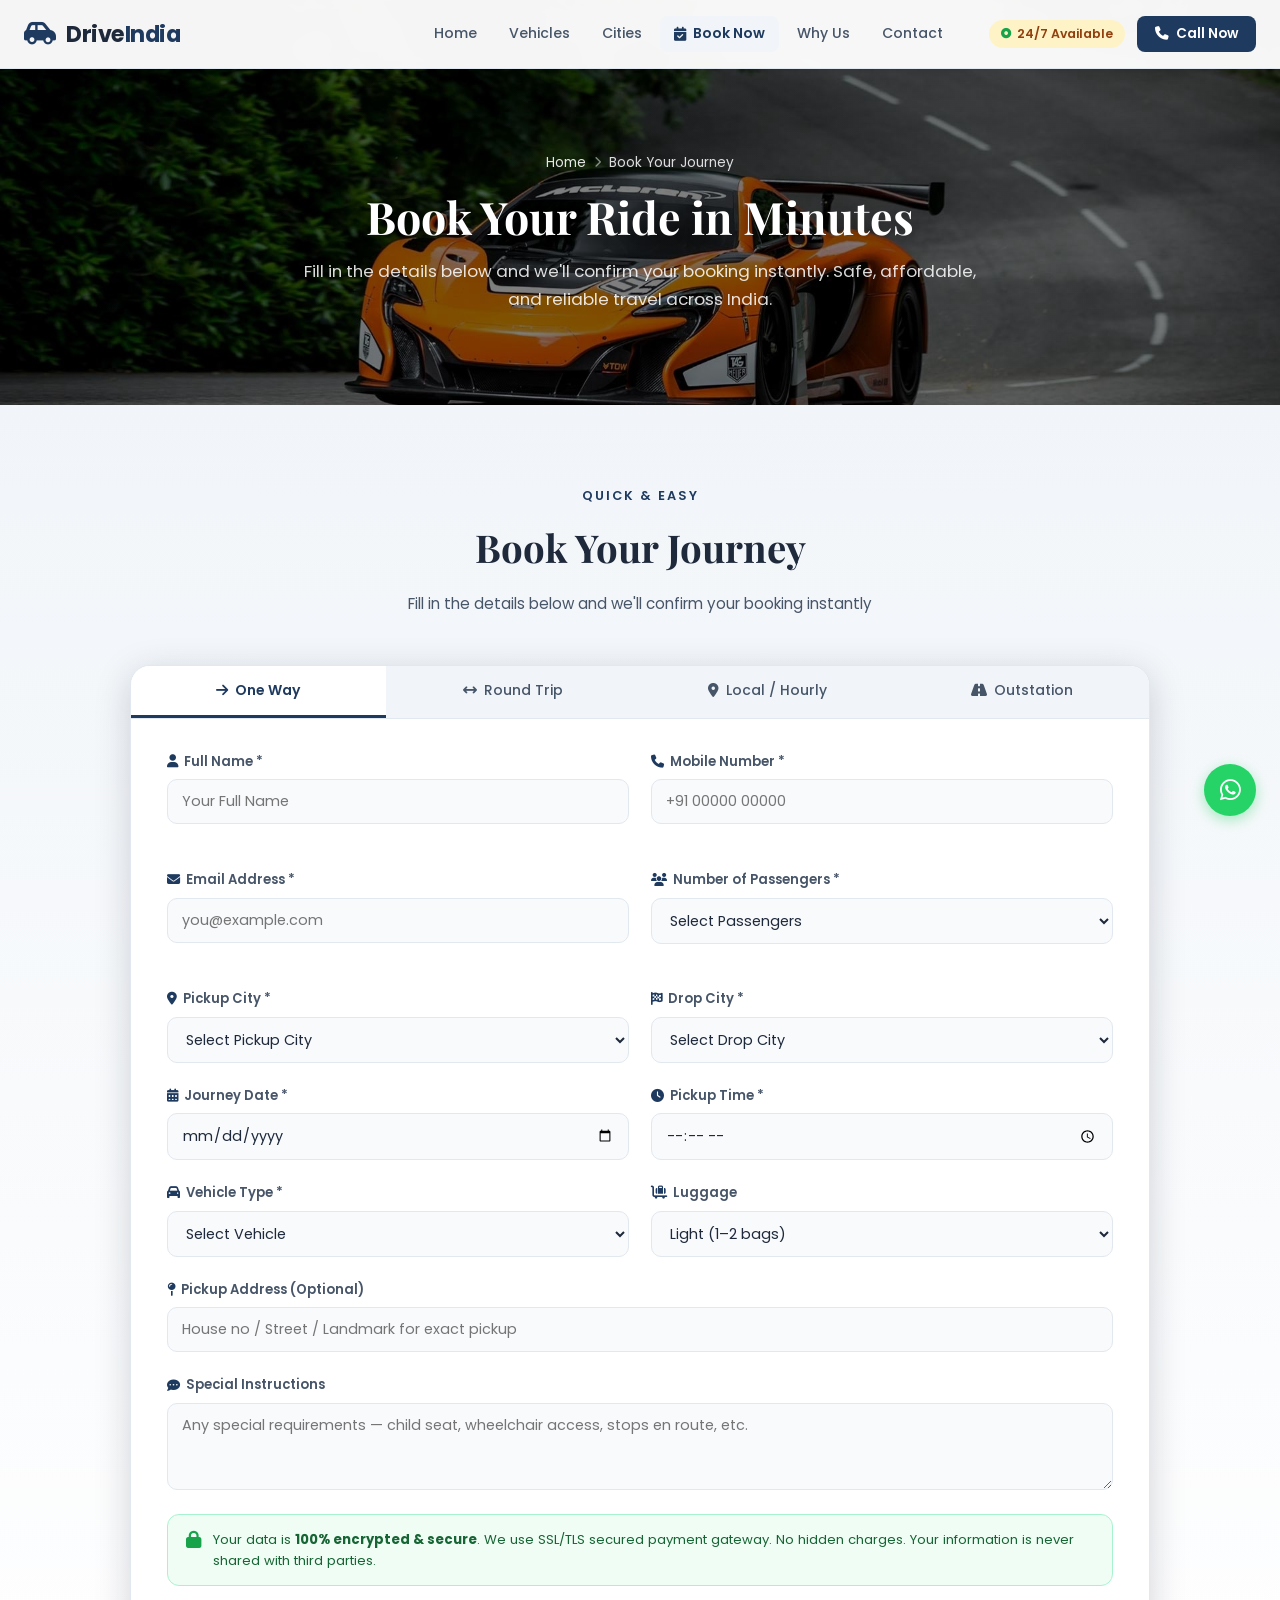
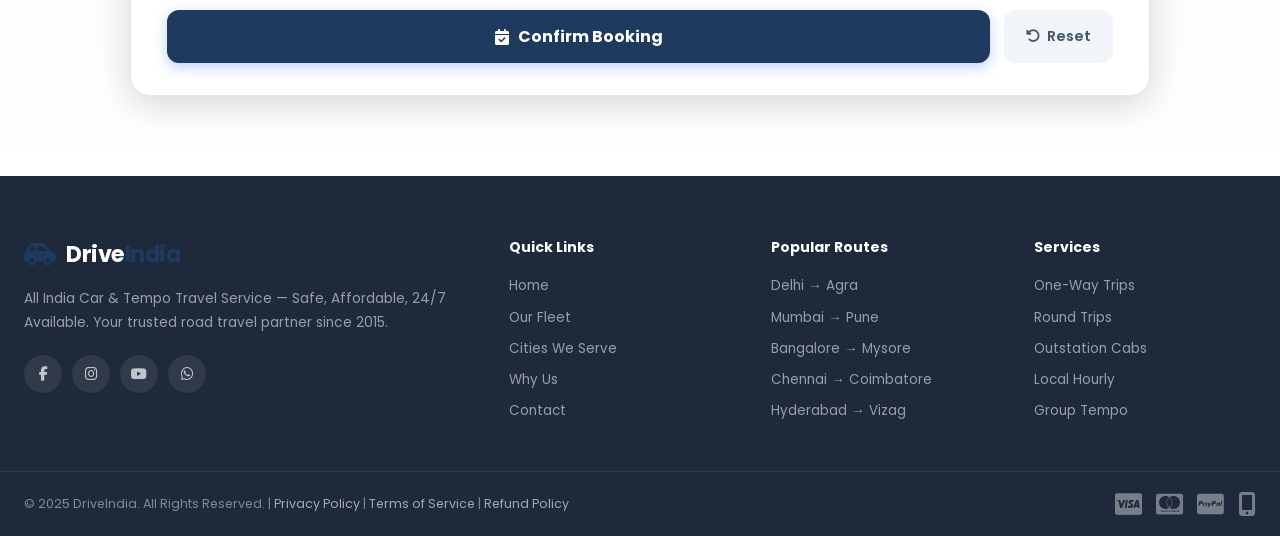
<file: booking.html>
<!DOCTYPE html>
<html lang="en">
<head>
  <meta charset="UTF-8" />
  <meta name="viewport" content="width=device-width, initial-scale=1.0"/>
  <title>Book Your Journey – DriveIndia Car & Tempo Travel Booking</title>
  <link rel="stylesheet" href="styles.css" />
  <link href="https://fonts.googleapis.com/css2?family=Poppins:wght@300;400;500;600;700&family=Playfair+Display:wght@700&display=swap" rel="stylesheet"/>
  <link rel="stylesheet" href="https://cdnjs.cloudflare.com/ajax/libs/font-awesome/6.5.0/css/all.min.css"/>
</head>
<body>

  <!-- ===== HEADER / NAVBAR ===== -->
  <header class="navbar" id="navbar">
    <div class="nav-container">
      <div class="logo">
        <i class="fas fa-car-side"></i>
        <span class="logo-text">Drive<span class="accent">India</span></span>
      </div>
      <nav class="nav-links" id="navLinks">
        <a href="index.html">Home</a>
        <a href="vehicles.html">Vehicles</a>
        <a href="cities.html">Cities</a>
        <a href="booking.html" class="nav-book-btn active-page"><i class="fas fa-calendar-check"></i> Book Now</a>
        <a href="whyuse.html">Why Us</a>
        <a href="contact.html">Contact</a>
      </nav>
      <div class="nav-right">
        <span class="badge-24"><i class="fas fa-circle-dot"></i> 24/7 Available</span>
        <button class="btn-call" onclick="window.location.href='tel:+919999999999'">
          <i class="fas fa-phone"></i> Call Now
        </button>
        <div class="hamburger" id="hamburger" onclick="toggleMenu()">
          <span></span><span></span><span></span>
        </div>
      </div>
    </div>
  </header>

  <!-- ===== PAGE HERO ===== -->
  <section class="page-hero" style="--hero-bg:url('images/cars%20background.jpg')">
    <div class="breadcrumb"><a href="index.html">Home</a><i class="fas fa-chevron-right"></i><span>Book Your Journey</span></div>
    <h1>Book Your Ride in Minutes</h1>
    <p>Fill in the details below and we'll confirm your booking instantly. Safe, affordable, and reliable travel across India.</p>
  </section>

  <!-- ===== BOOKING FORM ===== -->
  <section class="booking-section" id="booking">
    <div class="section-header">
      <p class="section-eyebrow">Quick & Easy</p>
      <h2>Book Your Journey</h2>
      <p class="section-sub">Fill in the details below and we'll confirm your booking instantly</p>
    </div>

    <div class="booking-card">
      <!-- Trip Type Tabs -->
      <div class="trip-tabs">
        <button class="trip-tab active" onclick="switchTab(this, 'one-way')"><i class="fas fa-arrow-right"></i> One Way</button>
        <button class="trip-tab" onclick="switchTab(this, 'round-trip')"><i class="fas fa-arrows-left-right"></i> Round Trip</button>
        <button class="trip-tab" onclick="switchTab(this, 'local')"><i class="fas fa-location-dot"></i> Local / Hourly</button>
        <button class="trip-tab" onclick="switchTab(this, 'outstation')"><i class="fas fa-road"></i> Outstation</button>
      </div>

      <form id="bookingForm" action="https://api.web3forms.com/submit" method="POST">
        <input type="hidden" name="access_key" value="e81637c7-0947-4250-a304-008b70c5d68b" />
        <div class="form-grid">
          <div class="form-group">
            <label><i class="fas fa-user"></i> Full Name *</label>
            <input type="text" id="fullName" name="name" placeholder="Your Full Name" required/>
            <span class="form-error" id="nameError"></span>
          </div>
          <div class="form-group">
            <label><i class="fas fa-phone"></i> Mobile Number *</label>
            <input type="tel" id="mobile" name="mobile" placeholder="+91 00000 00000" required maxlength="13"/>
            <span class="form-error" id="mobileError"></span>
          </div>
          <div class="form-group">
            <label><i class="fas fa-envelope"></i> Email Address *</label>
            <input type="email" id="email" name="email" placeholder="you@example.com" required/>
            <span class="form-error" id="emailError"></span>
          </div>
          <div class="form-group">
            <label><i class="fas fa-users"></i> Number of Passengers *</label>
            <select id="passengers" name="passengers" required>
              <option value="">Select Passengers</option>
              <option value="1">1 Passenger</option>
              <option value="2">2 Passengers</option>
              <option value="3">3 Passengers</option>
              <option value="4">4 Passengers</option>
              <option value="5-8">5–8 Passengers (Tempo)</option>
              <option value="9-12">9–12 Passengers (Tempo Traveller)</option>
              <option value="13-20">13–20 Passengers (Mini Bus)</option>
            </select>
          </div>
          <div class="form-group">
            <label><i class="fas fa-map-marker-alt"></i> Pickup City *</label>
            <select id="pickupCity" name="pickupCity" required onchange="updateDropCity()">
              <option value="">Select Pickup City</option>
              <!-- Filled by JS -->
            </select>
          </div>
          <div class="form-group">
            <label><i class="fas fa-flag-checkered"></i> Drop City *</label>
            <select id="dropCity" name="dropCity" required>
              <option value="">Select Drop City</option>
            </select>
          </div>
          <div class="form-group">
            <label><i class="fas fa-calendar-alt"></i> Journey Date *</label>
            <input type="date" id="journeyDate" name="journeyDate" required/>
          </div>
          <div class="form-group">
            <label><i class="fas fa-clock"></i> Pickup Time *</label>
            <input type="time" id="pickupTime" name="pickupTime" required/>
          </div>
          <div class="form-group">
            <label><i class="fas fa-car"></i> Vehicle Type *</label>
            <select id="vehicleType" name="vehicleType" required onchange="updateVehicleDetails()">
              <option value="">Select Vehicle</option>
              <option value="sedan">Sedan – Swift Dzire / Etios (4 Seater)</option>
              <option value="suv">SUV – Innova / Ertiga (6–7 Seater)</option>
              <option value="xuv">Premium SUV – Innova Crysta / XUV700</option>
              <option value="tempo-9">Tempo Traveller 9 Seater</option>
              <option value="tempo-12">Tempo Traveller 12 Seater</option>
              <option value="tempo-15">Tempo Traveller 15 Seater</option>
              <option value="minibus">Mini Bus – 20 Seater</option>
            </select>
          </div>
          <div class="form-group">
            <label><i class="fas fa-luggage-cart"></i> Luggage</label>
            <select id="luggage" name="luggage">
              <option value="light">Light (1–2 bags)</option>
              <option value="medium">Medium (3–4 bags)</option>
              <option value="heavy">Heavy / Extra Large</option>
            </select>
          </div>
          <div class="form-group full-width">
            <label><i class="fas fa-map-pin"></i> Pickup Address (Optional)</label>
            <input type="text" id="pickupAddress" name="pickupAddress" placeholder="House no / Street / Landmark for exact pickup"/>
          </div>
          <div class="form-group full-width">
            <label><i class="fas fa-comment-dots"></i> Special Instructions</label>
            <textarea id="specialInstructions" name="specialInstructions" placeholder="Any special requirements — child seat, wheelchair access, stops en route, etc." rows="3"></textarea>
          </div>
        </div>

        <!-- Price Estimator -->
        <div class="price-estimator" id="priceEstimator" style="display:none;">
          <div class="price-box">
            <div class="price-label">Estimated Fare</div>
            <div class="price-amount" id="estimatedPrice">₹ 0</div>
            <div class="price-note">* Final fare confirmed on booking. Toll & parking extra.</div>
          </div>
          <div class="vehicle-info" id="vehicleInfo"></div>
        </div>

        <!-- Security Notice -->
        <div class="security-notice">
          <i class="fas fa-lock"></i>
          <p>Your data is <strong>100% encrypted & secure</strong>. We use SSL/TLS secured payment gateway. No hidden charges. Your information is never shared with third parties.</p>
        </div>

        <div class="form-actions">
          <button type="submit" class="btn-book" id="bookBtn">
            <i class="fas fa-calendar-check"></i> Confirm Booking
          </button>
          <button type="button" class="btn-reset" onclick="resetForm()">
            <i class="fas fa-rotate-left"></i> Reset
          </button>
        </div>
      </form>
    </div>
  </section>

  <!-- ===== SUCCESS MODAL ===== -->
  <div class="modal-overlay" id="successModal">
    <div class="modal-box">
      <div class="modal-icon"><i class="fas fa-circle-check"></i></div>
      <h3>Booking Confirmed!</h3>
      <p>Thank you! Your booking request has been received. Our team will call you within <strong>15 minutes</strong> to confirm your ride details.</p>
      <div class="modal-ref">Booking Ref: <strong id="bookingRef"></strong></div>
      <div class="modal-actions">
        <button onclick="closeModal()" class="btn-primary">Done</button>
        <button onclick="window.location.href='tel:+919999999999'" class="btn-outline"><i class="fas fa-phone"></i> Call Support</button>
      </div>
    </div>
  </div>

  <!-- ===== FOOTER ===== -->
  <footer class="footer">
    <div class="footer-top">
      <div class="footer-brand">
        <div class="logo"><i class="fas fa-car-side"></i> <span class="logo-text">Drive<span class="accent">India</span></span></div>
        <p>All India Car & Tempo Travel Service — Safe, Affordable, 24/7 Available. Your trusted road travel partner since 2015.</p>
        <div class="social-links">
          <a href="#"><i class="fab fa-facebook-f"></i></a>
          <a href="#"><i class="fab fa-instagram"></i></a>
          <a href="#"><i class="fab fa-youtube"></i></a>
          <a href="#"><i class="fab fa-whatsapp"></i></a>
        </div>
      </div>
      <div class="footer-links">
        <h4>Quick Links</h4>
        <a href="index.html">Home</a>
        <a href="vehicles.html">Our Fleet</a>
        <a href="cities.html">Cities We Serve</a>
        <a href="whyuse.html">Why Us</a>
        <a href="contact.html">Contact</a>
      </div>
      <div class="footer-links">
        <h4>Popular Routes</h4>
        <a href="booking.html">Delhi → Agra</a>
        <a href="booking.html">Mumbai → Pune</a>
        <a href="booking.html">Bangalore → Mysore</a>
        <a href="booking.html">Chennai → Coimbatore</a>
        <a href="booking.html">Hyderabad → Vizag</a>
      </div>
      <div class="footer-links">
        <h4>Services</h4>
        <a href="booking.html">One-Way Trips</a>
        <a href="booking.html">Round Trips</a>
        <a href="booking.html">Outstation Cabs</a>
        <a href="booking.html">Local Hourly</a>
        <a href="booking.html">Group Tempo</a>
      </div>
    </div>
    <div class="footer-bottom">
      <p>© 2025 DriveIndia. All Rights Reserved. | <a href="#">Privacy Policy</a> | <a href="#">Terms of Service</a> | <a href="#">Refund Policy</a></p>
      <div class="payment-icons">
        <i class="fab fa-cc-visa"></i>
        <i class="fab fa-cc-mastercard"></i>
        <i class="fab fa-cc-paypal"></i>
        <i class="fas fa-mobile-alt"></i>
      </div>
    </div>
  </footer>

  <!-- ===== FLOATING ELEMENTS ===== -->
  <a href="https://wa.me/919999999999" class="whatsapp-float" target="_blank">
    <i class="fab fa-whatsapp"></i>
  </a>
  <button class="scroll-top" id="scrollTop" onclick="scrollToTop()">
    <i class="fas fa-chevron-up"></i>
  </button>

  <script src="script.js"></script>
</body>
</html>
</file>
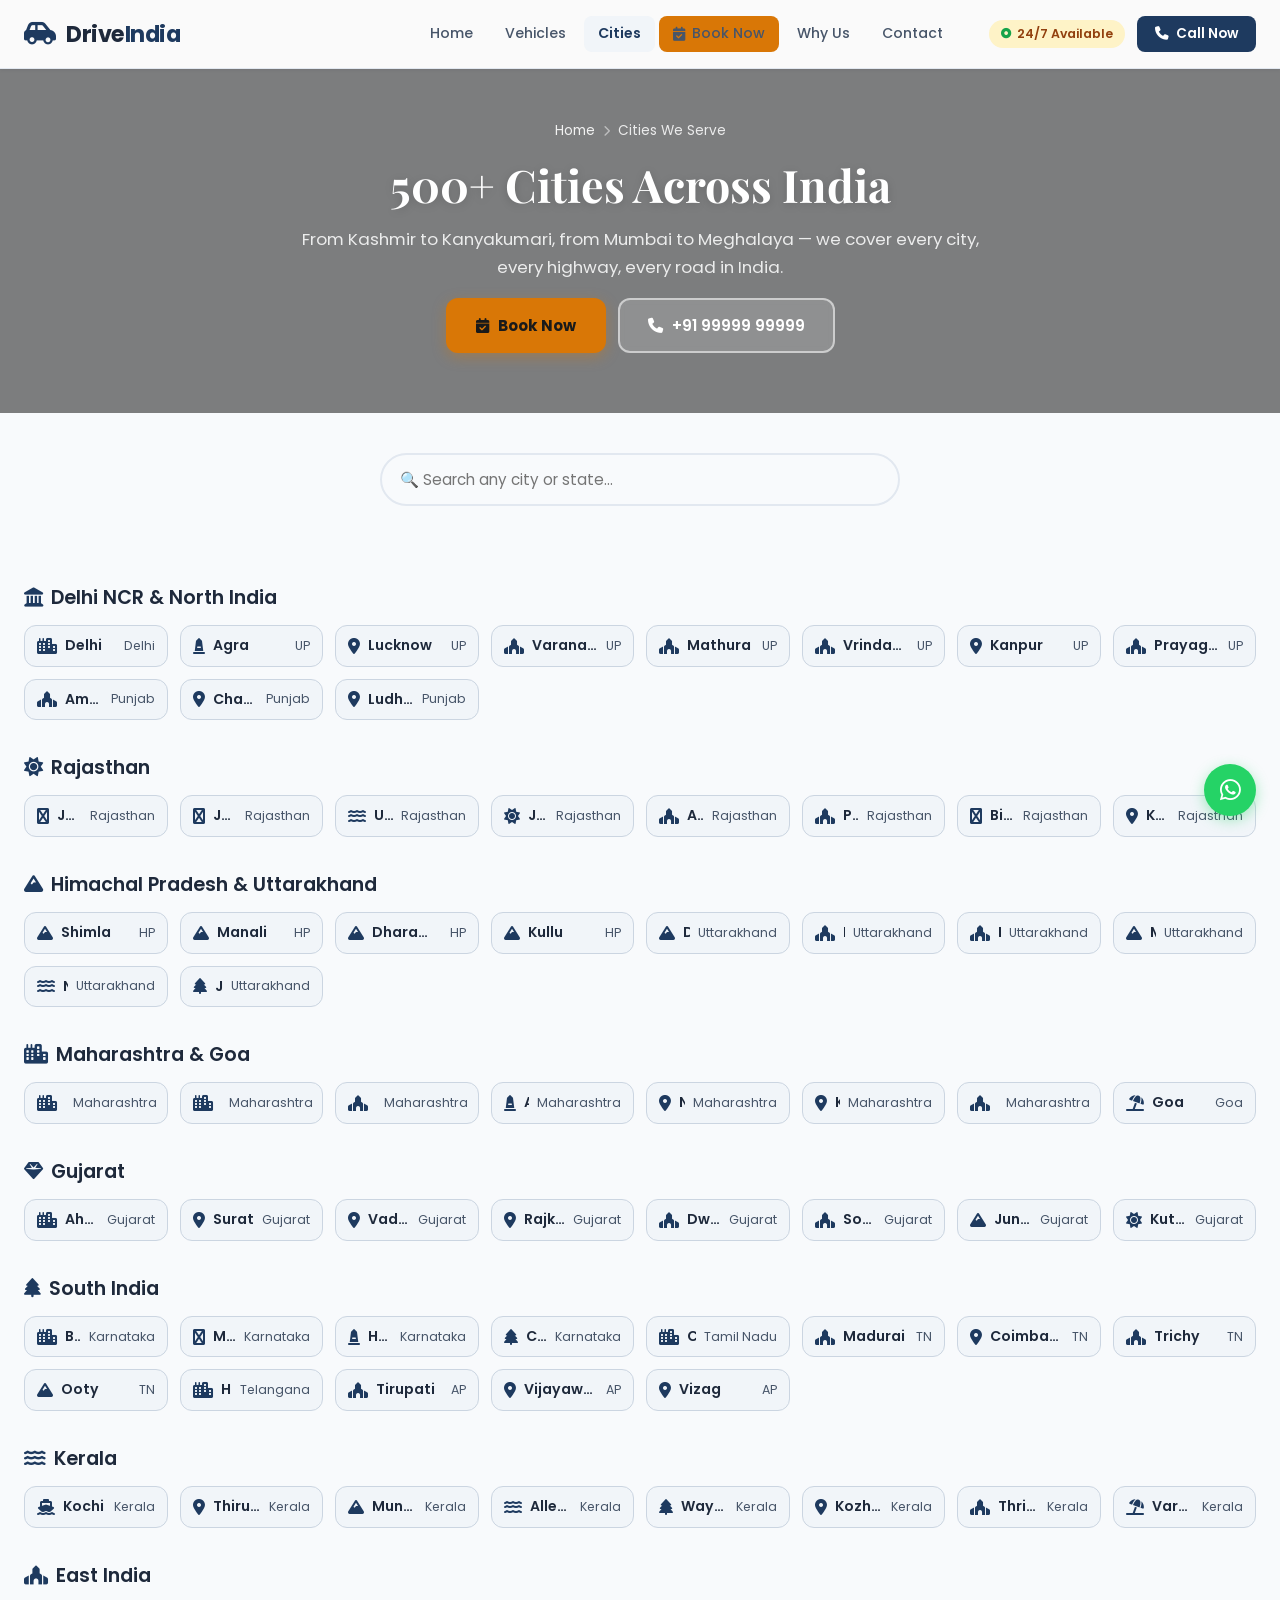
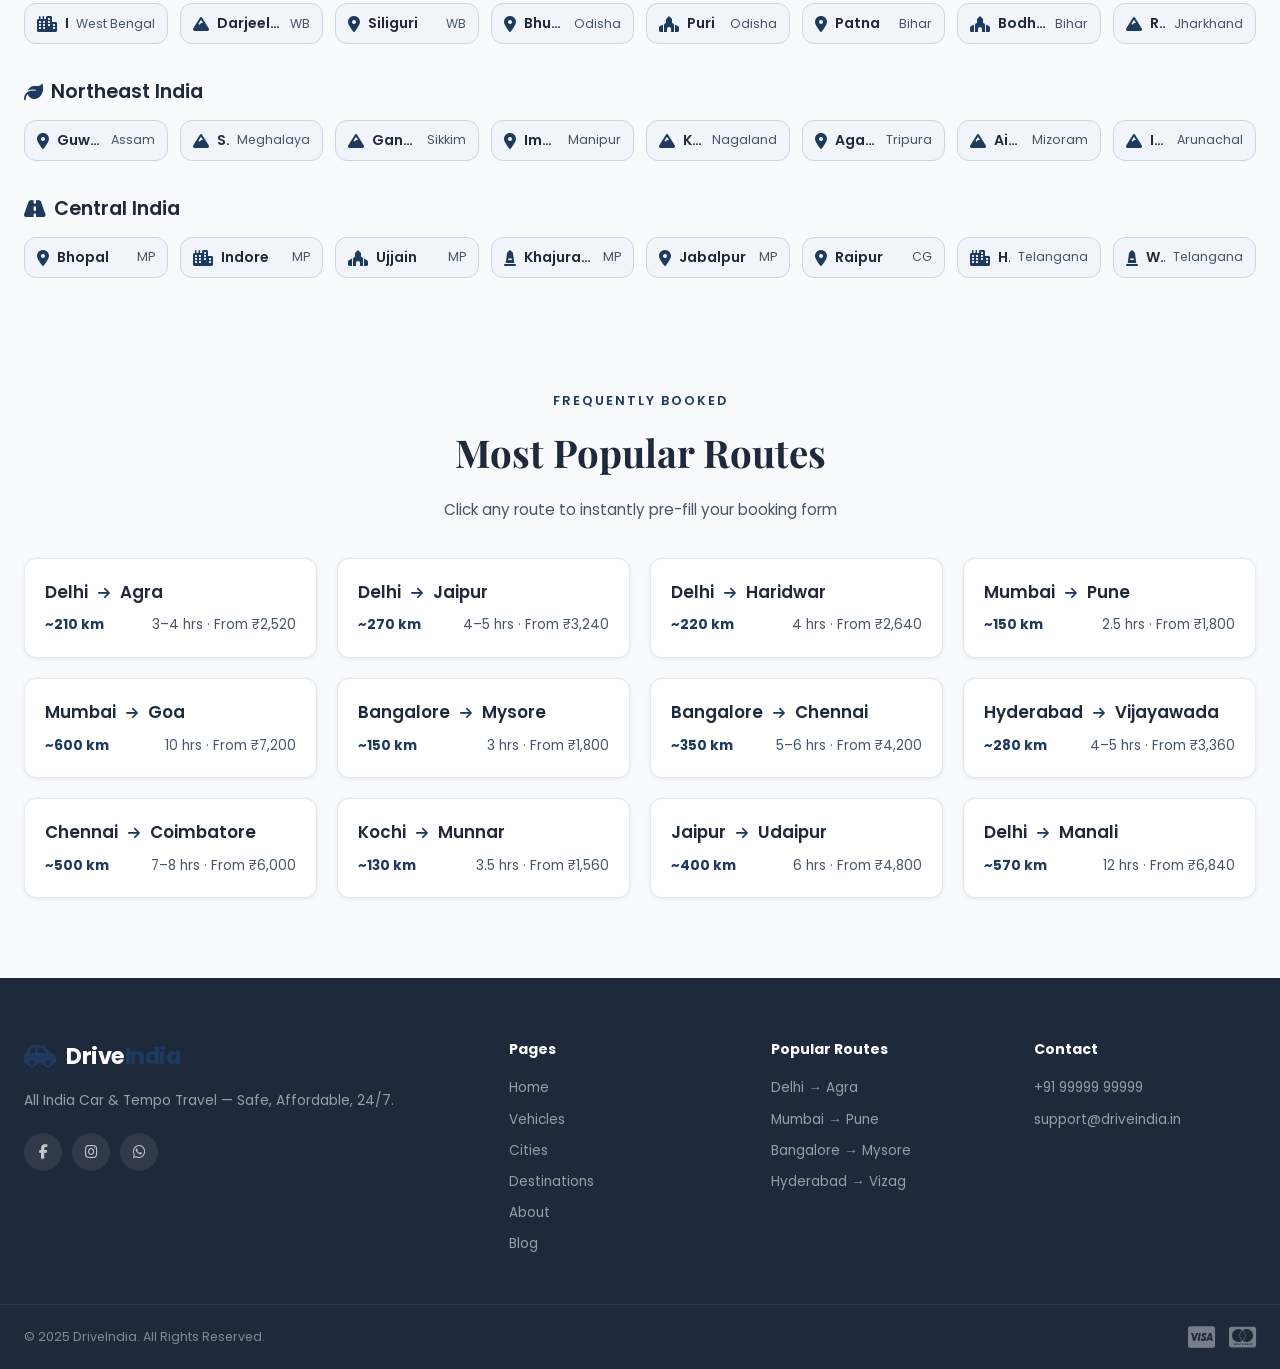
<file: cities.html>
<!DOCTYPE html>
<html lang="en">
<head>
  <meta charset="UTF-8"/>
  <meta name="viewport" content="width=device-width, initial-scale=1.0"/>
  <title>Cities We Serve – DriveIndia All India Coverage</title>
  <link rel="stylesheet" href="styles.css"/>
  <link href="https://fonts.googleapis.com/css2?family=Poppins:wght@300;400;500;600;700&family=Playfair+Display:wght@700&display=swap" rel="stylesheet"/>
  <link rel="stylesheet" href="https://cdnjs.cloudflare.com/ajax/libs/font-awesome/6.5.0/css/all.min.css"/>
</head>
<body>

  <header class="navbar" id="navbar">
    <div class="nav-container">
      <a href="index.html" class="logo">
        <i class="fas fa-car-side"></i>
        <span class="logo-text">Drive<span class="accent">India</span></span>
      </a>
      <nav class="nav-links" id="navLinks">
        <a href="index.html">Home</a>
        <a href="vehicles.html">Vehicles</a>
        <a href="cities.html" class="active-page">Cities</a>
        <a href="booking.html" class="nav-book-btn"><i class="fas fa-calendar-check"></i> Book Now</a>
        <a href="whyuse.html">Why Us</a>
        <a href="contact.html">Contact</a>
      </nav>
      <div class="nav-right">
        <span class="badge-24"><i class="fas fa-circle-dot"></i> 24/7 Available</span>
        <button class="btn-call" onclick="window.location.href='tel:+919999999999'"><i class="fas fa-phone"></i> Call Now</button>
        <div class="hamburger" id="hamburger" onclick="toggleMenu()"><span></span><span></span><span></span></div>
      </div>
    </div>
  </header>

  <!-- PAGE HERO -->
  <section class="page-hero" style="--hero-bg:url('https://images.unsplash.com/photo-1603584173870-7f23fdae1b7a?q=80&w=1600&auto=format&fit=crop')">
    <div class="breadcrumb"><a href="index.html">Home</a><i class="fas fa-chevron-right"></i><span>Cities We Serve</span></div>
    <h1>500+ Cities Across India</h1>
    <p>From Kashmir to Kanyakumari, from Mumbai to Meghalaya — we cover every city, every highway, every road in India.</p>
    <div style="display:flex;gap:12px;justify-content:center;margin-top:16px;flex-wrap:wrap">
      <a href="booking.html" class="btn-primary"><i class="fas fa-calendar-check"></i> Book Now</a>
      <a href="tel:+919999999999" class="btn-outline"><i class="fas fa-phone"></i> +91 99999 99999</a>
    </div>
  </section>

  <!-- SEARCH BAR -->
  <section style="padding:40px 24px 0;background:var(--offwhite)">
    <div class="cities-search" style="max-width:520px">
      <input type="text" id="citySearch" placeholder="🔍 Search any city or state..." oninput="filterPageCities()"/>
    </div>
  </section>

  <!-- CITIES BY STATE -->
  <section class="cities-page-section" id="citiesContent">

    <div class="state-group">
      <div class="state-heading"><i class="fas fa-landmark"></i> Delhi NCR & North India</div>
      <div class="state-grid" id="north-grid"></div>
    </div>

    <div class="state-group">
      <div class="state-heading"><i class="fas fa-sun"></i> Rajasthan</div>
      <div class="state-grid" id="rajasthan-grid"></div>
    </div>

    <div class="state-group">
      <div class="state-heading"><i class="fas fa-mountain"></i> Himachal Pradesh & Uttarakhand</div>
      <div class="state-grid" id="hills-grid"></div>
    </div>

    <div class="state-group">
      <div class="state-heading"><i class="fas fa-city"></i> Maharashtra & Goa</div>
      <div class="state-grid" id="west-grid"></div>
    </div>

    <div class="state-group">
      <div class="state-heading"><i class="fas fa-gem"></i> Gujarat</div>
      <div class="state-grid" id="gujarat-grid"></div>
    </div>

    <div class="state-group">
      <div class="state-heading"><i class="fas fa-tree"></i> South India</div>
      <div class="state-grid" id="south-grid"></div>
    </div>

    <div class="state-group">
      <div class="state-heading"><i class="fas fa-water"></i> Kerala</div>
      <div class="state-grid" id="kerala-grid"></div>
    </div>

    <div class="state-group">
      <div class="state-heading"><i class="fas fa-place-of-worship"></i> East India</div>
      <div class="state-grid" id="east-grid"></div>
    </div>

    <div class="state-group">
      <div class="state-heading"><i class="fas fa-leaf"></i> Northeast India</div>
      <div class="state-grid" id="northeast-grid"></div>
    </div>

    <div class="state-group">
      <div class="state-heading"><i class="fas fa-road"></i> Central India</div>
      <div class="state-grid" id="central-grid"></div>
    </div>

  </section>

  <!-- POPULAR ROUTES -->
  <section class="popular-routes-section">
    <div class="section-header" style="margin-bottom:36px">
      <p class="section-eyebrow">Frequently Booked</p>
      <h2>Most Popular Routes</h2>
      <p class="section-sub">Click any route to instantly pre-fill your booking form</p>
    </div>
    <div class="routes-grid">
      <div class="route-card" onclick="bookRoute('Delhi','Agra')"><div class="route-cities">Delhi <span class="route-arrow"><i class="fas fa-arrow-right"></i></span> Agra</div><div class="route-info"><strong>~210 km</strong>3–4 hrs · From ₹2,520</div></div>
      <div class="route-card" onclick="bookRoute('Delhi','Jaipur')"><div class="route-cities">Delhi <span class="route-arrow"><i class="fas fa-arrow-right"></i></span> Jaipur</div><div class="route-info"><strong>~270 km</strong>4–5 hrs · From ₹3,240</div></div>
      <div class="route-card" onclick="bookRoute('Delhi','Haridwar')"><div class="route-cities">Delhi <span class="route-arrow"><i class="fas fa-arrow-right"></i></span> Haridwar</div><div class="route-info"><strong>~220 km</strong>4 hrs · From ₹2,640</div></div>
      <div class="route-card" onclick="bookRoute('Mumbai','Pune')"><div class="route-cities">Mumbai <span class="route-arrow"><i class="fas fa-arrow-right"></i></span> Pune</div><div class="route-info"><strong>~150 km</strong>2.5 hrs · From ₹1,800</div></div>
      <div class="route-card" onclick="bookRoute('Mumbai','Goa')"><div class="route-cities">Mumbai <span class="route-arrow"><i class="fas fa-arrow-right"></i></span> Goa</div><div class="route-info"><strong>~600 km</strong>10 hrs · From ₹7,200</div></div>
      <div class="route-card" onclick="bookRoute('Bangalore','Mysore')"><div class="route-cities">Bangalore <span class="route-arrow"><i class="fas fa-arrow-right"></i></span> Mysore</div><div class="route-info"><strong>~150 km</strong>3 hrs · From ₹1,800</div></div>
      <div class="route-card" onclick="bookRoute('Bangalore','Chennai')"><div class="route-cities">Bangalore <span class="route-arrow"><i class="fas fa-arrow-right"></i></span> Chennai</div><div class="route-info"><strong>~350 km</strong>5–6 hrs · From ₹4,200</div></div>
      <div class="route-card" onclick="bookRoute('Hyderabad','Vijayawada')"><div class="route-cities">Hyderabad <span class="route-arrow"><i class="fas fa-arrow-right"></i></span> Vijayawada</div><div class="route-info"><strong>~280 km</strong>4–5 hrs · From ₹3,360</div></div>
      <div class="route-card" onclick="bookRoute('Chennai','Coimbatore')"><div class="route-cities">Chennai <span class="route-arrow"><i class="fas fa-arrow-right"></i></span> Coimbatore</div><div class="route-info"><strong>~500 km</strong>7–8 hrs · From ₹6,000</div></div>
      <div class="route-card" onclick="bookRoute('Kochi','Munnar')"><div class="route-cities">Kochi <span class="route-arrow"><i class="fas fa-arrow-right"></i></span> Munnar</div><div class="route-info"><strong>~130 km</strong>3.5 hrs · From ₹1,560</div></div>
      <div class="route-card" onclick="bookRoute('Jaipur','Udaipur')"><div class="route-cities">Jaipur <span class="route-arrow"><i class="fas fa-arrow-right"></i></span> Udaipur</div><div class="route-info"><strong>~400 km</strong>6 hrs · From ₹4,800</div></div>
      <div class="route-card" onclick="bookRoute('Delhi','Manali')"><div class="route-cities">Delhi <span class="route-arrow"><i class="fas fa-arrow-right"></i></span> Manali</div><div class="route-info"><strong>~570 km</strong>12 hrs · From ₹6,840</div></div>
    </div>
  </section>

  <!-- FOOTER -->
  <footer class="footer">
    <div class="footer-top">
      <div class="footer-brand">
        <div class="logo"><i class="fas fa-car-side"></i> <span class="logo-text">Drive<span class="accent">India</span></span></div>
        <p>All India Car & Tempo Travel — Safe, Affordable, 24/7.</p>
        <div class="social-links"><a href="#"><i class="fab fa-facebook-f"></i></a><a href="#"><i class="fab fa-instagram"></i></a><a href="#"><i class="fab fa-whatsapp"></i></a></div>
      </div>
      <div class="footer-links"><h4>Pages</h4><a href="index.html">Home</a><a href="vehicles.html">Vehicles</a><a href="cities.html">Cities</a><a href="destinations.html">Destinations</a><a href="about.html">About</a><a href="blog.html">Blog</a></div>
      <div class="footer-links"><h4>Popular Routes</h4><a href="index.html#booking">Delhi → Agra</a><a href="index.html#booking">Mumbai → Pune</a><a href="index.html#booking">Bangalore → Mysore</a><a href="index.html#booking">Hyderabad → Vizag</a></div>
      <div class="footer-links"><h4>Contact</h4><a href="tel:+919999999999">+91 99999 99999</a><a href="mailto:support@driveindia.in">support@driveindia.in</a></div>
    </div>
    <div class="footer-bottom">
      <p>© 2025 DriveIndia. All Rights Reserved.</p>
      <div class="payment-icons"><i class="fab fa-cc-visa"></i><i class="fab fa-cc-mastercard"></i></div>
    </div>
  </footer>

  <a href="https://wa.me/919999999999" class="whatsapp-float" target="_blank"><i class="fab fa-whatsapp"></i></a>
  <button class="scroll-top" id="scrollTop" onclick="scrollToTop()"><i class="fas fa-chevron-up"></i></button>
  <script src="script.js"></script>
  <script>
    const stateGroups = {
      'north-grid': [
        {name:'Delhi',state:'Delhi',icon:'fa-city'},{name:'Agra',state:'UP',icon:'fa-monument'},{name:'Lucknow',state:'UP',icon:'fa-map-marker-alt'},{name:'Varanasi',state:'UP',icon:'fa-place-of-worship'},{name:'Mathura',state:'UP',icon:'fa-place-of-worship'},{name:'Vrindavan',state:'UP',icon:'fa-place-of-worship'},{name:'Kanpur',state:'UP',icon:'fa-map-marker-alt'},{name:'Prayagraj',state:'UP',icon:'fa-place-of-worship'},{name:'Amritsar',state:'Punjab',icon:'fa-place-of-worship'},{name:'Chandigarh',state:'Punjab',icon:'fa-map-marker-alt'},{name:'Ludhiana',state:'Punjab',icon:'fa-map-marker-alt'}
      ],
      'rajasthan-grid': [
        {name:'Jaipur',state:'Rajasthan',icon:'fa-fort-awesome'},{name:'Jodhpur',state:'Rajasthan',icon:'fa-fort-awesome'},{name:'Udaipur',state:'Rajasthan',icon:'fa-water'},{name:'Jaisalmer',state:'Rajasthan',icon:'fa-sun'},{name:'Ajmer',state:'Rajasthan',icon:'fa-place-of-worship'},{name:'Pushkar',state:'Rajasthan',icon:'fa-place-of-worship'},{name:'Bikaner',state:'Rajasthan',icon:'fa-fort-awesome'},{name:'Kota',state:'Rajasthan',icon:'fa-map-marker-alt'}
      ],
      'hills-grid': [
        {name:'Shimla',state:'HP',icon:'fa-mountain'},{name:'Manali',state:'HP',icon:'fa-mountain'},{name:'Dharamshala',state:'HP',icon:'fa-mountain'},{name:'Kullu',state:'HP',icon:'fa-mountain'},{name:'Dehradun',state:'Uttarakhand',icon:'fa-mountain'},{name:'Haridwar',state:'Uttarakhand',icon:'fa-place-of-worship'},{name:'Rishikesh',state:'Uttarakhand',icon:'fa-place-of-worship'},{name:'Mussoorie',state:'Uttarakhand',icon:'fa-mountain'},{name:'Nainital',state:'Uttarakhand',icon:'fa-water'},{name:'Jim Corbett',state:'Uttarakhand',icon:'fa-tree'}
      ],
      'west-grid': [
        {name:'Mumbai',state:'Maharashtra',icon:'fa-city'},{name:'Pune',state:'Maharashtra',icon:'fa-city'},{name:'Nashik',state:'Maharashtra',icon:'fa-place-of-worship'},{name:'Aurangabad',state:'Maharashtra',icon:'fa-monument'},{name:'Nagpur',state:'Maharashtra',icon:'fa-map-marker-alt'},{name:'Kolhapur',state:'Maharashtra',icon:'fa-map-marker-alt'},{name:'Shirdi',state:'Maharashtra',icon:'fa-place-of-worship'},{name:'Goa',state:'Goa',icon:'fa-umbrella-beach'}
      ],
      'gujarat-grid': [
        {name:'Ahmedabad',state:'Gujarat',icon:'fa-city'},{name:'Surat',state:'Gujarat',icon:'fa-map-marker-alt'},{name:'Vadodara',state:'Gujarat',icon:'fa-map-marker-alt'},{name:'Rajkot',state:'Gujarat',icon:'fa-map-marker-alt'},{name:'Dwarka',state:'Gujarat',icon:'fa-place-of-worship'},{name:'Somnath',state:'Gujarat',icon:'fa-place-of-worship'},{name:'Junagadh',state:'Gujarat',icon:'fa-mountain'},{name:'Kutch',state:'Gujarat',icon:'fa-sun'}
      ],
      'south-grid': [
        {name:'Bangalore',state:'Karnataka',icon:'fa-city'},{name:'Mysore',state:'Karnataka',icon:'fa-fort-awesome'},{name:'Hampi',state:'Karnataka',icon:'fa-monument'},{name:'Coorg',state:'Karnataka',icon:'fa-tree'},{name:'Chennai',state:'Tamil Nadu',icon:'fa-city'},{name:'Madurai',state:'TN',icon:'fa-place-of-worship'},{name:'Coimbatore',state:'TN',icon:'fa-map-marker-alt'},{name:'Trichy',state:'TN',icon:'fa-place-of-worship'},{name:'Ooty',state:'TN',icon:'fa-mountain'},{name:'Hyderabad',state:'Telangana',icon:'fa-city'},{name:'Tirupati',state:'AP',icon:'fa-place-of-worship'},{name:'Vijayawada',state:'AP',icon:'fa-map-marker-alt'},{name:'Vizag',state:'AP',icon:'fa-map-marker-alt'}
      ],
      'kerala-grid': [
        {name:'Kochi',state:'Kerala',icon:'fa-ship'},{name:'Thiruvananthapuram',state:'Kerala',icon:'fa-map-marker-alt'},{name:'Munnar',state:'Kerala',icon:'fa-mountain'},{name:'Alleppey',state:'Kerala',icon:'fa-water'},{name:'Wayanad',state:'Kerala',icon:'fa-tree'},{name:'Kozhikode',state:'Kerala',icon:'fa-map-marker-alt'},{name:'Thrissur',state:'Kerala',icon:'fa-place-of-worship'},{name:'Varkala',state:'Kerala',icon:'fa-umbrella-beach'}
      ],
      'east-grid': [
        {name:'Kolkata',state:'West Bengal',icon:'fa-city'},{name:'Darjeeling',state:'WB',icon:'fa-mountain'},{name:'Siliguri',state:'WB',icon:'fa-map-marker-alt'},{name:'Bhubaneswar',state:'Odisha',icon:'fa-map-marker-alt'},{name:'Puri',state:'Odisha',icon:'fa-place-of-worship'},{name:'Patna',state:'Bihar',icon:'fa-map-marker-alt'},{name:'Bodh Gaya',state:'Bihar',icon:'fa-place-of-worship'},{name:'Ranchi',state:'Jharkhand',icon:'fa-mountain'}
      ],
      'northeast-grid': [
        {name:'Guwahati',state:'Assam',icon:'fa-map-marker-alt'},{name:'Shillong',state:'Meghalaya',icon:'fa-mountain'},{name:'Gangtok',state:'Sikkim',icon:'fa-mountain'},{name:'Imphal',state:'Manipur',icon:'fa-map-marker-alt'},{name:'Kohima',state:'Nagaland',icon:'fa-mountain'},{name:'Agartala',state:'Tripura',icon:'fa-map-marker-alt'},{name:'Aizawl',state:'Mizoram',icon:'fa-mountain'},{name:'Itanagar',state:'Arunachal',icon:'fa-mountain'}
      ],
      'central-grid': [
        {name:'Bhopal',state:'MP',icon:'fa-map-marker-alt'},{name:'Indore',state:'MP',icon:'fa-city'},{name:'Ujjain',state:'MP',icon:'fa-place-of-worship'},{name:'Khajuraho',state:'MP',icon:'fa-monument'},{name:'Jabalpur',state:'MP',icon:'fa-map-marker-alt'},{name:'Raipur',state:'CG',icon:'fa-map-marker-alt'},{name:'Hyderabad',state:'Telangana',icon:'fa-city'},{name:'Warangal',state:'Telangana',icon:'fa-monument'}
      ]
    };

    function buildCityCard(city) {
      const card = document.createElement('div');
      card.className = 's-city-card';
      card.innerHTML = `<i class="fas ${city.icon}"></i><span class="city-name">${city.name}</span><span class="city-tag">${city.state}</span>`;
      card.onclick = () => { window.location.href = `index.html#booking`; };
      return card;
    }

    Object.entries(stateGroups).forEach(([gridId, cities]) => {
      const grid = document.getElementById(gridId);
      if (grid) cities.forEach(c => grid.appendChild(buildCityCard(c)));
    });

    function filterPageCities() {
      const q = document.getElementById('citySearch').value.toLowerCase().trim();
      document.querySelectorAll('.s-city-card').forEach(card => {
        const name = card.querySelector('.city-name')?.textContent.toLowerCase() || '';
        const tag = card.querySelector('.city-tag')?.textContent.toLowerCase() || '';
        card.style.display = (name.includes(q) || tag.includes(q)) ? '' : 'none';
      });

      // Hide empty state groups
      document.querySelectorAll('.state-group').forEach(group => {
        const totalCards = group.querySelectorAll('.s-city-card').length;
        const hiddenCards = group.querySelectorAll('.s-city-card[style*="display: none"]').length;
        if (totalCards === hiddenCards && totalCards > 0) {
          group.style.display = 'none';
        } else {
          group.style.display = '';
        }
      });
    }

    function bookRoute(from, to) {
      window.location.href = `index.html#booking`;
    }
  </script>
</body>
</html>
</file>
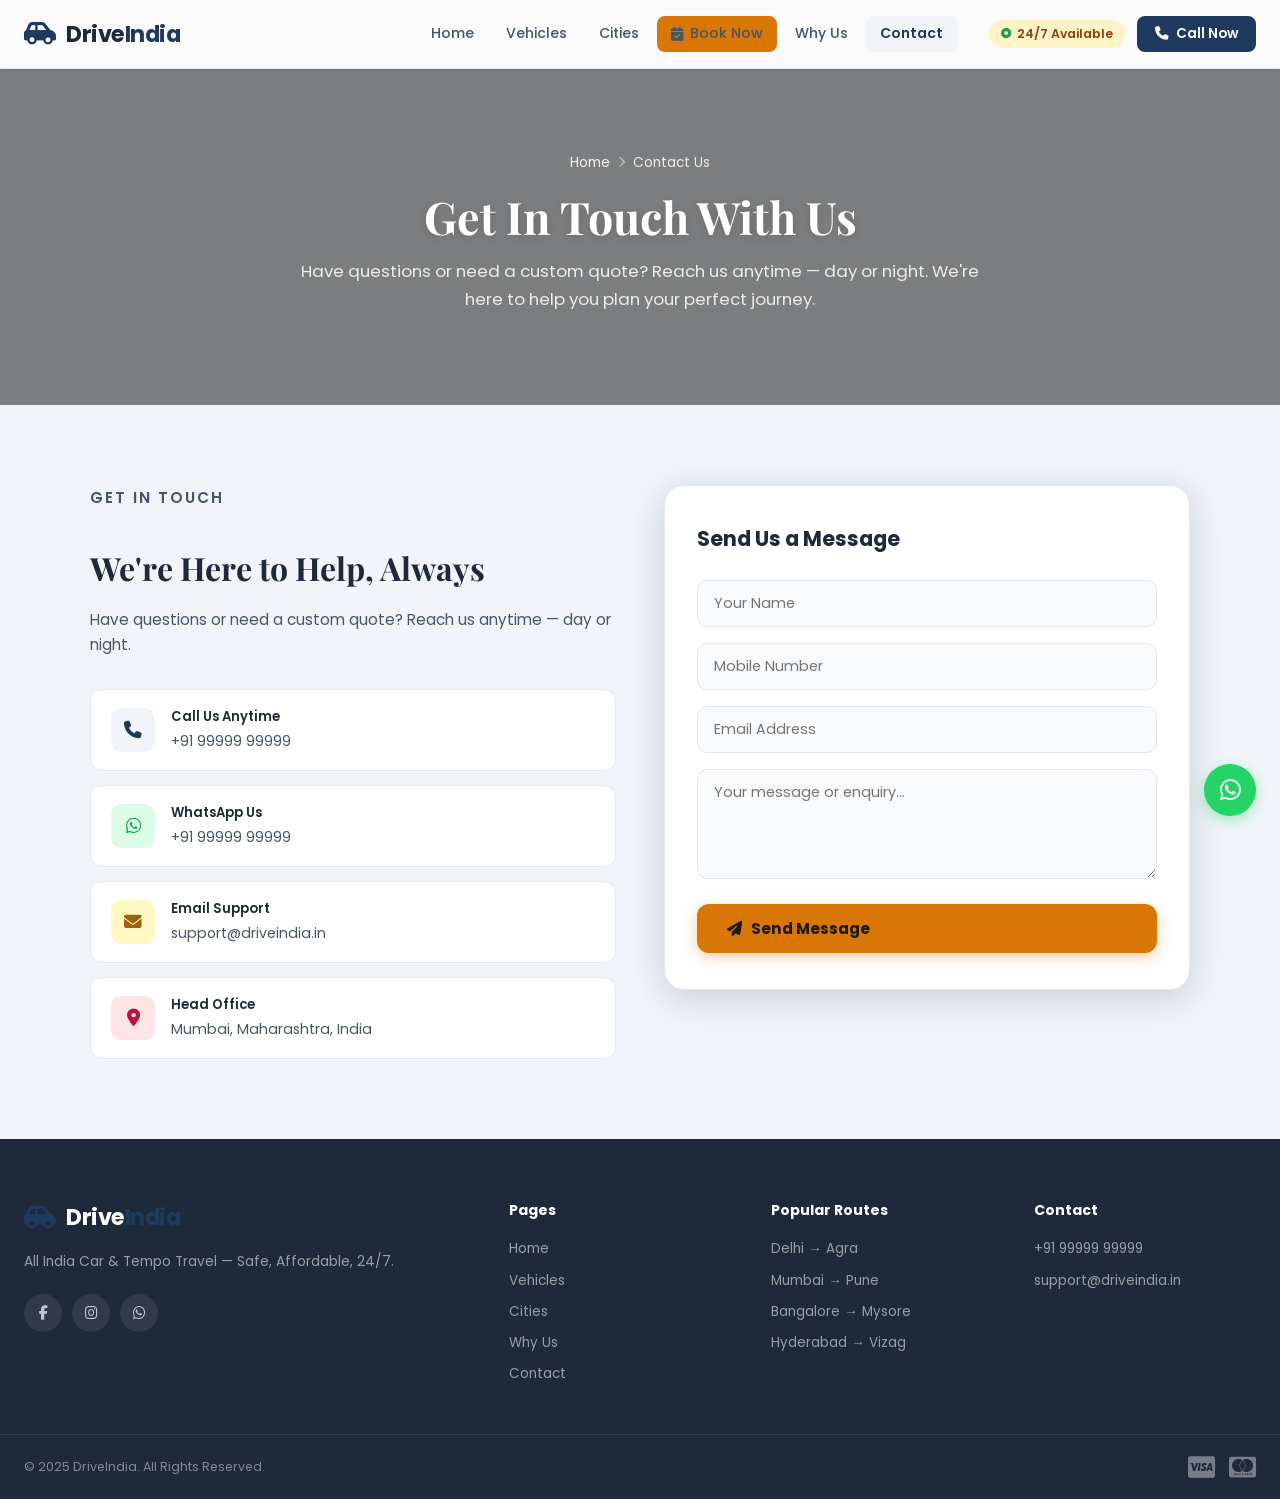
<file: contact.html>
<!DOCTYPE html>
<html lang="en">

<head>
  <meta charset="UTF-8" />
  <meta name="viewport" content="width=device-width, initial-scale=1.0" />
  <title>Contact Us – DriveIndia Car & Tempo Travel</title>
  <link rel="stylesheet" href="styles.css" />
  <link
    href="https://fonts.googleapis.com/css2?family=Poppins:wght@300;400;500;600;700&family=Playfair+Display:wght@700&display=swap"
    rel="stylesheet" />
  <link rel="stylesheet" href="https://cdnjs.cloudflare.com/ajax/libs/font-awesome/6.5.0/css/all.min.css" />
</head>

<body>

  <!-- ===== HEADER / NAVBAR ===== -->
  <header class="navbar" id="navbar">
    <div class="nav-container">
      <div class="logo">
        <i class="fas fa-car-side"></i>
        <span class="logo-text">Drive<span class="accent">India</span></span>
      </div>
      <nav class="nav-links" id="navLinks">
        <a href="index.html">Home</a>
        <a href="vehicles.html">Vehicles</a>
        <a href="cities.html">Cities</a>
        <a href="booking.html" class="nav-book-btn"><i class="fas fa-calendar-check"></i> Book Now</a>
        <a href="whyuse.html">Why Us</a>
        <a href="contact.html" class="active-page">Contact</a>
      </nav>
      <div class="nav-right">
        <span class="badge-24"><i class="fas fa-circle-dot"></i> 24/7 Available</span>
        <button class="btn-call" onclick="window.location.href='tel:+919999999999'">
          <i class="fas fa-phone"></i> Call Now
        </button>
        <div class="hamburger" id="hamburger" onclick="toggleMenu()">
          <span></span><span></span><span></span>
        </div>
      </div>
    </div>
  </header>

  <!-- ===== PAGE HERO ===== -->
  <section class="page-hero"
    style="--hero-bg:url('https://images.unsplash.com/photo-1603584173870-7f23fdae1b7a?q=80&w=1600&auto=format&fit=crop')">
    <div class="breadcrumb"><a href="index.html">Home</a><i class="fas fa-chevron-right"></i><span>Contact Us</span>
    </div>
    <h1>Get In Touch With Us</h1>
    <p>Have questions or need a custom quote? Reach us anytime — day or night. We're here to help you plan your perfect
      journey.</p>
  </section>

  <!-- ===== CONTACT SECTION ===== -->
  <section class="contact-section" id="contact">
    <div class="contact-grid">
      <div class="contact-info">
        <p class="section-eyebrow">Get In Touch</p>
        <h2>We're Here to Help, Always</h2>
        <p>Have questions or need a custom quote? Reach us anytime — day or night.</p>
        <div class="contact-items">
          <a href="tel:+919999999999" class="contact-item">
            <div class="ci-icon"><i class="fas fa-phone"></i></div>
            <div><strong>Call Us Anytime</strong><span>+91 99999 99999</span></div>
          </a>
          <a href="https://wa.me/919999999999" class="contact-item">
            <div class="ci-icon whatsapp"><i class="fab fa-whatsapp"></i></div>
            <div><strong>WhatsApp Us</strong><span>+91 99999 99999</span></div>
          </a>
          <a href="mailto:support@driveindia.in" class="contact-item">
            <div class="ci-icon email"><i class="fas fa-envelope"></i></div>
            <div><strong>Email Support</strong><span>support@driveindia.in</span></div>
          </a>
          <div class="contact-item">
            <div class="ci-icon location"><i class="fas fa-map-marker-alt"></i></div>
            <div><strong>Head Office</strong><span>Mumbai, Maharashtra, India</span></div>
          </div>
        </div>
      </div>
      <div class="contact-form-box">
        <h3>Send Us a Message</h3>
        <form id="contactForm" action="https://api.web3forms.com/submit" method="POST">
          <input type="hidden" name="access_key" value="49a687ab-2b9f-4e42-9407-8d2773456374" />
          <div class="cform-group">
            <input type="text" name="name" placeholder="Your Name" required />
          </div>
          <div class="cform-group">
            <input type="tel" name="phone" placeholder="Mobile Number" required />
          </div>
          <div class="cform-group">
            <input type="email" name="email" placeholder="Email Address" required />
          </div>
          <div class="cform-group">
            <textarea name="message" rows="4" placeholder="Your message or enquiry..." required></textarea>
          </div>
          <button type="submit" class="btn-primary" style="width:100%;">
            <i class="fas fa-paper-plane"></i> Send Message
          </button>
        </form>
      </div>
    </div>
  </section>

  <!-- ===== FOOTER ===== -->
  <footer class="footer">
    <div class="footer-top">
      <div class="footer-brand">
        <div class="logo"><i class="fas fa-car-side"></i> <span class="logo-text">Drive<span
              class="accent">India</span></span></div>
        <p>All India Car & Tempo Travel — Safe, Affordable, 24/7.</p>
        <div class="social-links">
          <a href="#"><i class="fab fa-facebook-f"></i></a>
          <a href="#"><i class="fab fa-instagram"></i></a>
          <a href="#"><i class="fab fa-whatsapp"></i></a>
        </div>
      </div>
      <div class="footer-links">
        <h4>Pages</h4>
        <a href="index.html">Home</a>
        <a href="vehicles.html">Vehicles</a>
        <a href="cities.html">Cities</a>
        <a href="whyuse.html">Why Us</a>
        <a href="contact.html">Contact</a>
      </div>
      <div class="footer-links">
        <h4>Popular Routes</h4>
        <a href="booking.html">Delhi → Agra</a>
        <a href="booking.html">Mumbai → Pune</a>
        <a href="booking.html">Bangalore → Mysore</a>
        <a href="booking.html">Hyderabad → Vizag</a>
      </div>
      <div class="footer-links">
        <h4>Contact</h4>
        <a href="tel:+919999999999">+91 99999 99999</a>
        <a href="mailto:support@driveindia.in">support@driveindia.in</a>
      </div>
    </div>
    <div class="footer-bottom">
      <p>© 2025 DriveIndia. All Rights Reserved.</p>
      <div class="payment-icons"><i class="fab fa-cc-visa"></i><i class="fab fa-cc-mastercard"></i></div>
    </div>
  </footer>

  <a href="https://wa.me/919999999999" class="whatsapp-float" target="_blank"><i class="fab fa-whatsapp"></i></a>
  <button class="scroll-top" id="scrollTop" onclick="scrollToTop()"><i class="fas fa-chevron-up"></i></button>

  <script src="script.js"></script>
</body>

</html>
</file>
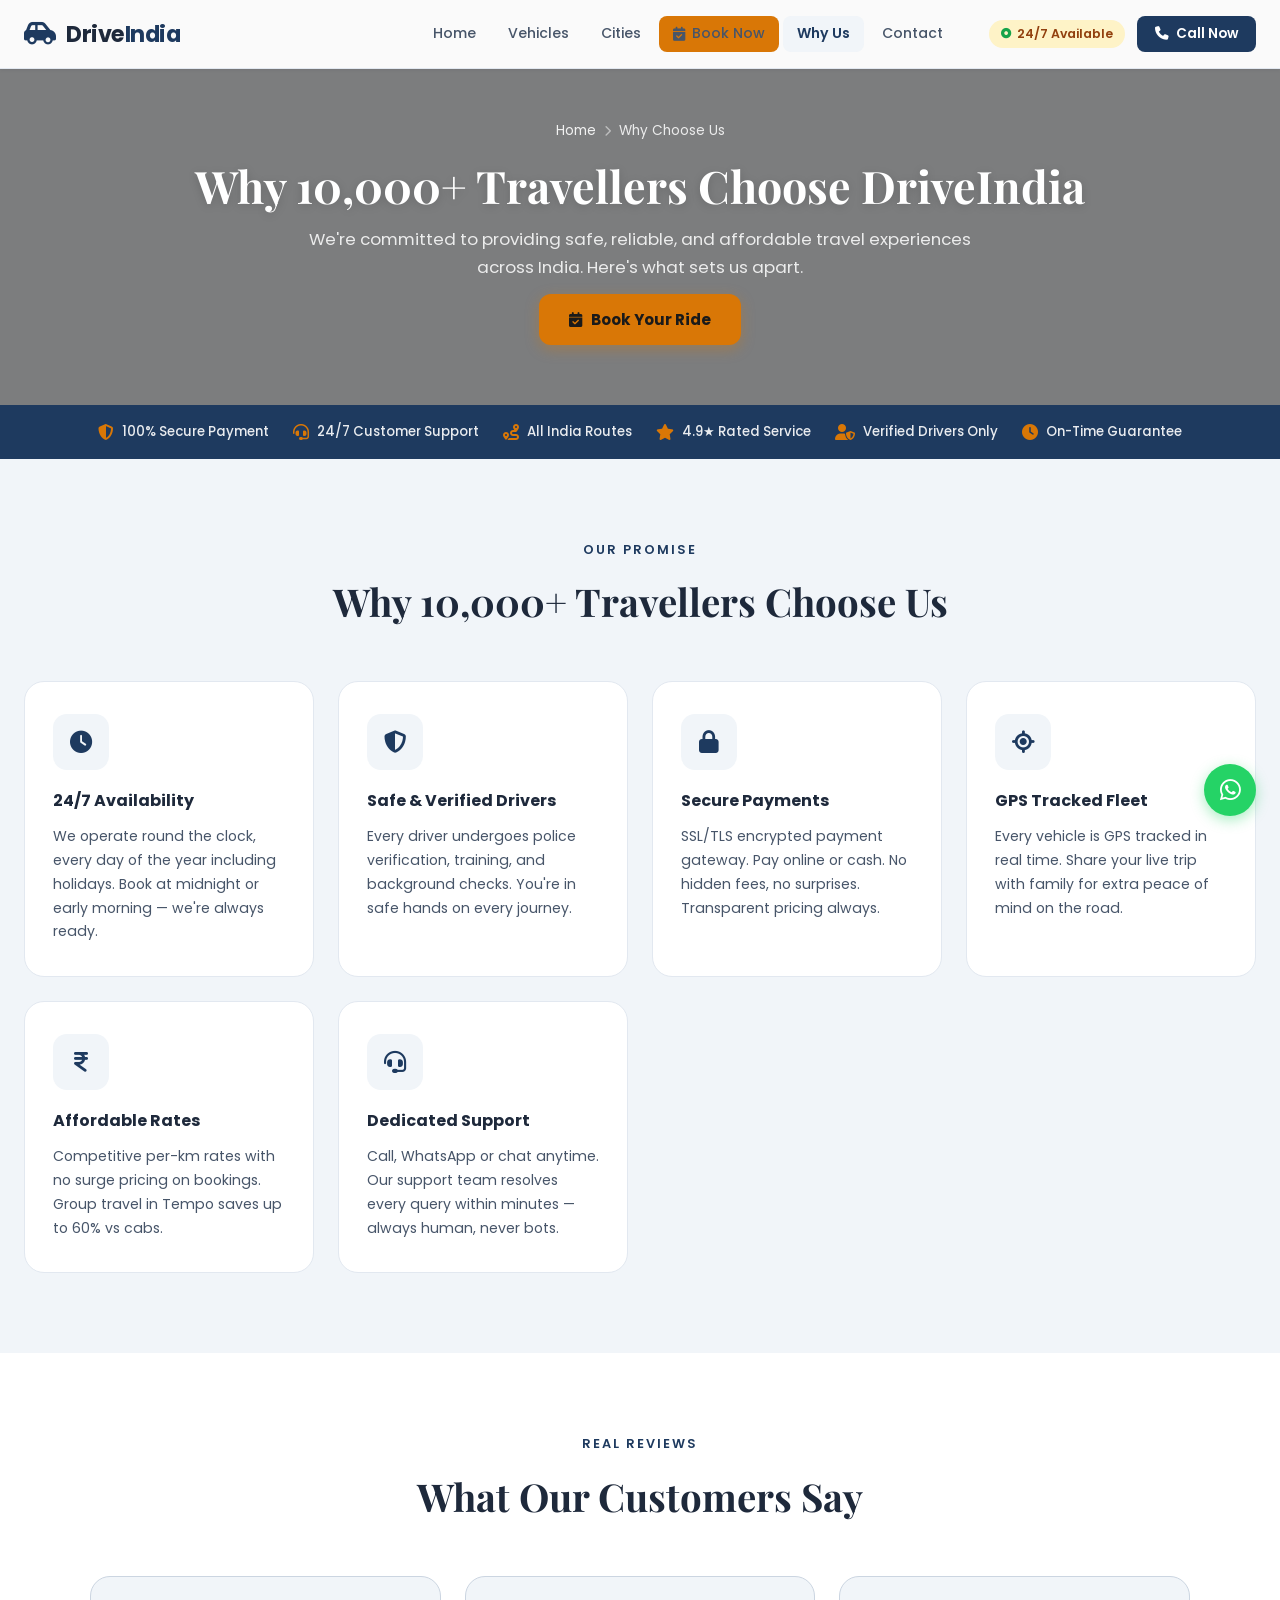
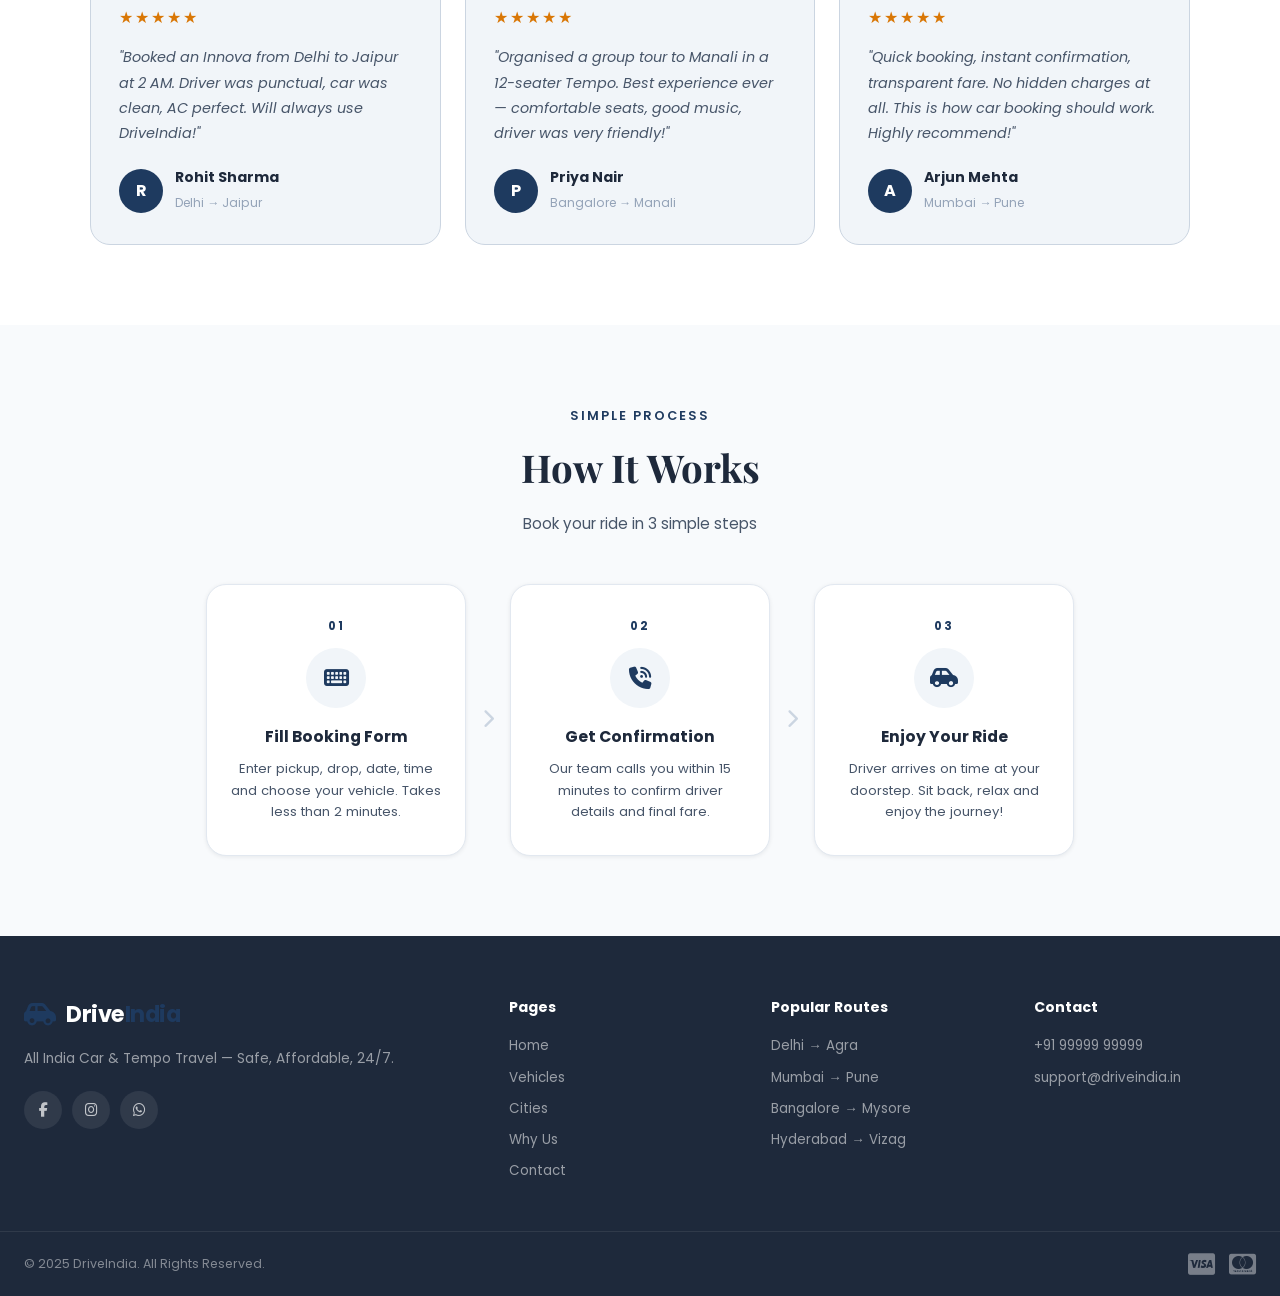
<file: whyuse.html>
<!DOCTYPE html>
<html lang="en">
<head>
  <meta charset="UTF-8"/>
  <meta name="viewport" content="width=device-width, initial-scale=1.0"/>
  <title>Why Choose Us – DriveIndia Car & Tempo Travel</title>
  <link rel="stylesheet" href="styles.css"/>
  <link href="https://fonts.googleapis.com/css2?family=Poppins:wght@300;400;500;600;700&family=Playfair+Display:wght@700&display=swap" rel="stylesheet"/>
  <link rel="stylesheet" href="https://cdnjs.cloudflare.com/ajax/libs/font-awesome/6.5.0/css/all.min.css"/>
</head>
<body>

  <!-- ===== HEADER / NAVBAR ===== -->
  <header class="navbar" id="navbar">
    <div class="nav-container">
      <div class="logo">
        <i class="fas fa-car-side"></i>
        <span class="logo-text">Drive<span class="accent">India</span></span>
      </div>
      <nav class="nav-links" id="navLinks">
        <a href="index.html">Home</a>
        <a href="vehicles.html">Vehicles</a>
        <a href="cities.html">Cities</a>
        <a href="booking.html" class="nav-book-btn"><i class="fas fa-calendar-check"></i> Book Now</a>
        <a href="whyuse.html" class="active-page">Why Us</a>
        <a href="contact.html">Contact</a>
      </nav>
      <div class="nav-right">
        <span class="badge-24"><i class="fas fa-circle-dot"></i> 24/7 Available</span>
        <button class="btn-call" onclick="window.location.href='tel:+919999999999'">
          <i class="fas fa-phone"></i> Call Now
        </button>
        <div class="hamburger" id="hamburger" onclick="toggleMenu()">
          <span></span><span></span><span></span>
        </div>
      </div>
    </div>
  </header>

  <!-- ===== PAGE HERO ===== -->
  <section class="page-hero" style="--hero-bg:url('https://images.unsplash.com/photo-1568605117036-5fe5e7bab0b7?w=1600&q=80')">
    <div class="breadcrumb"><a href="index.html">Home</a><i class="fas fa-chevron-right"></i><span>Why Choose Us</span></div>
    <h1>Why 10,000+ Travellers Choose DriveIndia</h1>
    <p>We're committed to providing safe, reliable, and affordable travel experiences across India. Here's what sets us apart.</p>
    <a href="booking.html" class="btn-primary" style="margin-top:12px"><i class="fas fa-calendar-check"></i> Book Your Ride</a>
  </section>

  <!-- ===== TRUST STRIP ===== -->
  <section class="trust-strip">
    <div class="trust-container">
      <div class="trust-item"><i class="fas fa-shield-halved"></i><span>100% Secure Payment</span></div>
      <div class="trust-item"><i class="fas fa-headset"></i><span>24/7 Customer Support</span></div>
      <div class="trust-item"><i class="fas fa-route"></i><span>All India Routes</span></div>
      <div class="trust-item"><i class="fas fa-star"></i><span>4.9★ Rated Service</span></div>
      <div class="trust-item"><i class="fas fa-user-shield"></i><span>Verified Drivers Only</span></div>
      <div class="trust-item"><i class="fas fa-clock"></i><span>On-Time Guarantee</span></div>
    </div>
  </section>

  <!-- ===== WHY US ===== -->
  <section class="why-section" id="why-us">
    <div class="section-header">
      <p class="section-eyebrow">Our Promise</p>
      <h2>Why 10,000+ Travellers Choose Us</h2>
    </div>
    <div class="why-grid">
      <div class="why-card">
        <div class="why-icon"><i class="fas fa-clock"></i></div>
        <h4>24/7 Availability</h4>
        <p>We operate round the clock, every day of the year including holidays. Book at midnight or early morning — we're always ready.</p>
      </div>
      <div class="why-card">
        <div class="why-icon"><i class="fas fa-shield-halved"></i></div>
        <h4>Safe & Verified Drivers</h4>
        <p>Every driver undergoes police verification, training, and background checks. You're in safe hands on every journey.</p>
      </div>
      <div class="why-card">
        <div class="why-icon"><i class="fas fa-lock"></i></div>
        <h4>Secure Payments</h4>
        <p>SSL/TLS encrypted payment gateway. Pay online or cash. No hidden fees, no surprises. Transparent pricing always.</p>
      </div>
      <div class="why-card">
        <div class="why-icon"><i class="fas fa-location-crosshairs"></i></div>
        <h4>GPS Tracked Fleet</h4>
        <p>Every vehicle is GPS tracked in real time. Share your live trip with family for extra peace of mind on the road.</p>
      </div>
      <div class="why-card">
        <div class="why-icon"><i class="fas fa-indian-rupee-sign"></i></div>
        <h4>Affordable Rates</h4>
        <p>Competitive per-km rates with no surge pricing on bookings. Group travel in Tempo saves up to 60% vs cabs.</p>
      </div>
      <div class="why-card">
        <div class="why-icon"><i class="fas fa-headset"></i></div>
        <h4>Dedicated Support</h4>
        <p>Call, WhatsApp or chat anytime. Our support team resolves every query within minutes — always human, never bots.</p>
      </div>
    </div>
  </section>

  <!-- ===== TESTIMONIALS ===== -->
  <section class="testimonials-section">
    <div class="section-header">
      <p class="section-eyebrow">Real Reviews</p>
      <h2>What Our Customers Say</h2>
    </div>
    <div class="testimonials-grid">
      <div class="testi-card">
        <div class="testi-stars">★★★★★</div>
        <p>"Booked an Innova from Delhi to Jaipur at 2 AM. Driver was punctual, car was clean, AC perfect. Will always use DriveIndia!"</p>
        <div class="testi-author"><div class="testi-avatar">R</div><div><strong>Rohit Sharma</strong><span>Delhi → Jaipur</span></div></div>
      </div>
      <div class="testi-card">
        <div class="testi-stars">★★★★★</div>
        <p>"Organised a group tour to Manali in a 12-seater Tempo. Best experience ever — comfortable seats, good music, driver was very friendly!"</p>
        <div class="testi-author"><div class="testi-avatar">P</div><div><strong>Priya Nair</strong><span>Bangalore → Manali</span></div></div>
      </div>
      <div class="testi-card">
        <div class="testi-stars">★★★★★</div>
        <p>"Quick booking, instant confirmation, transparent fare. No hidden charges at all. This is how car booking should work. Highly recommend!"</p>
        <div class="testi-author"><div class="testi-avatar">A</div><div><strong>Arjun Mehta</strong><span>Mumbai → Pune</span></div></div>
      </div>
    </div>
  </section>

  <!-- ===== HOW IT WORKS ===== -->
  <section class="how-section">
    <div class="section-header">
      <p class="section-eyebrow">Simple Process</p>
      <h2>How It Works</h2>
      <p class="section-sub">Book your ride in 3 simple steps</p>
    </div>
    <div class="steps-container">
      <div class="step-card">
        <div class="step-num">01</div>
        <div class="step-icon"><i class="fas fa-keyboard"></i></div>
        <h4>Fill Booking Form</h4>
        <p>Enter pickup, drop, date, time and choose your vehicle. Takes less than 2 minutes.</p>
      </div>
      <div class="step-arrow"><i class="fas fa-chevron-right"></i></div>
      <div class="step-card">
        <div class="step-num">02</div>
        <div class="step-icon"><i class="fas fa-phone-volume"></i></div>
        <h4>Get Confirmation</h4>
        <p>Our team calls you within 15 minutes to confirm driver details and final fare.</p>
      </div>
      <div class="step-arrow"><i class="fas fa-chevron-right"></i></div>
      <div class="step-card">
        <div class="step-num">03</div>
        <div class="step-icon"><i class="fas fa-car-side"></i></div>
        <h4>Enjoy Your Ride</h4>
        <p>Driver arrives on time at your doorstep. Sit back, relax and enjoy the journey!</p>
      </div>
    </div>
  </section>

  <!-- ===== FOOTER ===== -->
  <footer class="footer">
    <div class="footer-top">
      <div class="footer-brand">
        <div class="logo"><i class="fas fa-car-side"></i> <span class="logo-text">Drive<span class="accent">India</span></span></div>
        <p>All India Car & Tempo Travel — Safe, Affordable, 24/7.</p>
        <div class="social-links">
          <a href="#"><i class="fab fa-facebook-f"></i></a>
          <a href="#"><i class="fab fa-instagram"></i></a>
          <a href="#"><i class="fab fa-whatsapp"></i></a>
        </div>
      </div>
      <div class="footer-links">
        <h4>Pages</h4>
        <a href="index.html">Home</a>
        <a href="vehicles.html">Vehicles</a>
        <a href="cities.html">Cities</a>
        <a href="whyuse.html">Why Us</a>
        <a href="contact.html">Contact</a>
      </div>
      <div class="footer-links">
        <h4>Popular Routes</h4>
        <a href="booking.html">Delhi → Agra</a>
        <a href="booking.html">Mumbai → Pune</a>
        <a href="booking.html">Bangalore → Mysore</a>
        <a href="booking.html">Hyderabad → Vizag</a>
      </div>
      <div class="footer-links">
        <h4>Contact</h4>
        <a href="tel:+919999999999">+91 99999 99999</a>
        <a href="mailto:support@driveindia.in">support@driveindia.in</a>
      </div>
    </div>
    <div class="footer-bottom">
      <p>© 2025 DriveIndia. All Rights Reserved.</p>
      <div class="payment-icons"><i class="fab fa-cc-visa"></i><i class="fab fa-cc-mastercard"></i></div>
    </div>
  </footer>

  <a href="https://wa.me/919999999999" class="whatsapp-float" target="_blank"><i class="fab fa-whatsapp"></i></a>
  <button class="scroll-top" id="scrollTop" onclick="scrollToTop()"><i class="fas fa-chevron-up"></i></button>

  <script src="script.js"></script>
</body>
</html>
</file>
<file: styles.css>
/* =========================================
   DriveIndia – styles.css
   Light, peaceful, professional palette
   ========================================= */

/* ---- CSS Variables ---- */
:root {
  --sky: #F1F5F9;
  --sky-mid: #E2E8F0;
  --blue: #1E3A5F;
  --blue-dark: #0F172A;
  --blue-light: #CBD5E1;
  --teal: transparent;
  --mint: #F0FDF4;
  --white: #FFFFFF;
  --offwhite: #F8FAFC;
  --grey-50: #F8FAFC;
  --grey-100: #F1F5F9;
  --grey-200: #E2E8F0;
  --grey-400: #94A3B8;
  --grey-600: #475569;
  --grey-800: #1E293B;
  --accent: #D97706;
  --accent-light: #FEF3C7;
  --green: #16A34A;
  --red: #DC2626;
  --shadow-sm: 0 1px 4px rgba(15,23,42,0.08);
  --shadow-md: 0 4px 18px rgba(15,23,42,0.12);
  --shadow-lg: 0 8px 36px rgba(15,23,42,0.18);
  --radius: 12px;
  --radius-lg: 20px;
  --font-body: 'Poppins', sans-serif;
  --font-display: 'Playfair Display', serif;
  --transition: 0.25s ease;
}

/* ---- Reset ---- */
*, *::before, *::after { box-sizing: border-box; margin: 0; padding: 0; }
html { scroll-behavior: smooth; }
body { font-family: var(--font-body); background: var(--offwhite); color: var(--grey-800); line-height: 1.65; overflow-x: hidden; }
img { max-width: 100%; display: block; }
a { text-decoration: none; color: inherit; }
input, select, textarea, button { font-family: var(--font-body); }
button { cursor: pointer; border: none; outline: none; }

/* ---- SCROLLBAR ---- */
::-webkit-scrollbar { width: 6px; }
::-webkit-scrollbar-track { background: var(--grey-100); }
::-webkit-scrollbar-thumb { background: var(--blue); border-radius: 4px; }

/* =========================================
   NAVBAR
   ========================================= */
.navbar {
  position: fixed; top: 0; left: 0; right: 0; z-index: 1000;
  background: rgba(255,255,255,0.96);
  backdrop-filter: blur(10px);
  border-bottom: 1px solid var(--grey-200);
  box-shadow: var(--shadow-sm);
  transition: var(--transition);
}
.navbar.scrolled { box-shadow: var(--shadow-md); }
.nav-container {
  max-width: 1280px; margin: 0 auto;
  padding: 0 24px;
  height: 68px;
  display: flex; align-items: center; gap: 32px;
}
.logo { display: flex; align-items: center; gap: 10px; }
.logo i { font-size: 1.6rem; color: var(--blue); }
.logo-text { font-size: 1.4rem; font-weight: 700; color: var(--grey-800); letter-spacing: -0.5px; }
.logo-text .accent { color: var(--blue); }
.nav-links { display: flex; gap: 4px; margin-left: auto; }
.nav-links a {
  padding: 6px 14px; border-radius: 8px;
  font-size: 0.88rem; font-weight: 500; color: var(--grey-600);
  transition: var(--transition);
}
.nav-links a:hover { background: var(--sky); color: var(--blue); }
.nav-links a.active-page { background: var(--sky); color: var(--blue); font-weight: 600; }
.nav-book-btn {
  background: var(--accent); color: #1a1a1a;
  padding: 8px 18px; border-radius: 8px;
  font-size: 0.85rem; font-weight: 700;
  display: flex; align-items: center; gap: 7px;
  transition: var(--transition);
}
.nav-book-btn:hover { background: #B45309; color: var(--white); transform: translateY(-1px); }
.nav-book-btn.active-page { background: #B45309; color: var(--white); }
.nav-right { display: flex; align-items: center; gap: 12px; }
.badge-24 {
  display: flex; align-items: center; gap: 6px;
  background: var(--accent-light); color: #92400E;
  padding: 4px 12px; border-radius: 20px;
  font-size: 0.78rem; font-weight: 600;
}
.badge-24 i { color: var(--green); font-size: 0.65rem; animation: pulse 1.5s infinite; }
@keyframes pulse { 0%,100%{opacity:1} 50%{opacity:0.4} }
.btn-call {
  background: var(--blue); color: var(--white);
  padding: 8px 18px; border-radius: 8px;
  font-size: 0.85rem; font-weight: 600;
  display: flex; align-items: center; gap: 7px;
  transition: var(--transition);
}
.btn-call:hover { background: #0F172A; transform: translateY(-1px); }
.hamburger { display: none; flex-direction: column; gap: 5px; cursor: pointer; padding: 4px; }
.hamburger span { display: block; width: 24px; height: 2px; background: var(--grey-800); border-radius: 2px; transition: var(--transition); }

/* =========================================
   PAGE HERO (for inner pages)
   ========================================= */
.page-hero {
  min-height: 45vh;
  background:
    linear-gradient(rgba(0,0,0,0.5), rgba(0,0,0,0.5)),
    var(--hero-bg, url('https://images.unsplash.com/photo-1469854523086-cc02fe5d8800?w=1600&q=80')) center/cover no-repeat;
  display: flex; align-items: center; justify-content: center; flex-direction: column;
  padding: 120px 24px 60px;
  text-align: center;
  position: relative;
}
.breadcrumb {
  display: flex; align-items: center; gap: 8px;
  font-size: 0.85rem; color: rgba(255,255,255,0.85);
  margin-bottom: 16px;
}
.breadcrumb a { color: rgba(255,255,255,0.9); transition: var(--transition); }
.breadcrumb a:hover { color: var(--white); }
.breadcrumb i { font-size: 0.7rem; color: rgba(255,255,255,0.5); }
.page-hero h1 {
  font-family: var(--font-display);
  font-size: clamp(2rem, 4vw, 2.8rem);
  color: var(--white); line-height: 1.2;
  margin-bottom: 14px;
  text-shadow: 0 2px 10px rgba(0,0,0,0.15);
}
.page-hero p {
  font-size: clamp(0.9rem, 1.8vw, 1.05rem);
  color: rgba(255,255,255,0.85);
  max-width: 680px; margin: 0 auto;
}

/* =========================================
   HERO (landing page)
   ========================================= */
.hero {
  min-height: 100vh;
  background:
    url('images/cars%20background.jpg') center/cover no-repeat;
  display: flex; align-items: center; justify-content: center; flex-direction: column;
  padding: 100px 24px 60px;
  text-align: center;
  position: relative;
}
.hero-overlay { position: absolute; inset: 0; background: rgba(0,0,0,0.5); }
.hero-content { position: relative; z-index: 1; max-width: 860px; }
.hero-eyebrow {
  display: inline-flex; align-items: center; gap: 8px;
  background: rgba(255,255,255,0.18); color: rgba(255,255,255,0.95);
  padding: 6px 18px; border-radius: 30px; border: 1px solid rgba(255,255,255,0.3);
  font-size: 0.85rem; font-weight: 500; letter-spacing: 0.5px;
  margin-bottom: 22px;
}
.hero-title {
  font-family: var(--font-display);
  font-size: clamp(2rem, 5vw, 3.4rem);
  color: var(--white); line-height: 1.18;
  margin-bottom: 18px;
  text-shadow: 0 2px 12px rgba(0,0,0,0.15);
}
.hero-title .accent { color: var(--accent); }
.hero-subtitle {
  font-size: clamp(0.95rem, 2vw, 1.12rem); color: rgba(255,255,255,0.9);
  max-width: 620px; margin: 0 auto 36px;
}
.hero-stats {
  display: flex; flex-wrap: wrap; justify-content: center; gap: 0;
  background: rgba(255,255,255,0.12); border: 1px solid rgba(255,255,255,0.2);
  border-radius: var(--radius-lg); backdrop-filter: blur(8px);
  padding: 18px 30px; margin-bottom: 36px;
}
.stat { padding: 6px 28px; text-align: center; }
.stat strong { display: block; font-size: 1.5rem; font-weight: 700; color: var(--white); }
.stat span { font-size: 0.78rem; color: rgba(255,255,255,0.8); }
.stat-divider { width: 1px; background: rgba(255,255,255,0.25); margin: 4px 0; }
.hero-btns { display: flex; gap: 14px; justify-content: center; flex-wrap: wrap; }

.btn-primary {
  background: var(--accent); color: #1a1a1a;
  padding: 13px 30px; border-radius: var(--radius);
  font-weight: 700; font-size: 0.95rem;
  display: inline-flex; align-items: center; gap: 9px;
  transition: var(--transition); box-shadow: 0 4px 14px rgba(217,119,6,0.35);
}
.btn-primary:hover { background: #B45309; color: var(--white); transform: translateY(-2px); box-shadow: 0 6px 20px rgba(217,119,6,0.45); }

.btn-outline {
  background: rgba(255,255,255,0.15); color: var(--white);
  border: 2px solid rgba(255,255,255,0.55);
  padding: 13px 28px; border-radius: var(--radius);
  font-weight: 600; font-size: 0.95rem;
  display: inline-flex; align-items: center; gap: 9px;
  transition: var(--transition);
  backdrop-filter: blur(4px);
}
.btn-outline:hover { background: rgba(255,255,255,0.28); border-color: var(--white); transform: translateY(-2px); }

.hero-scroll-indicator {
  position: absolute; bottom: 28px; left: 50%; transform: translateX(-50%);
  color: rgba(255,255,255,0.75); font-size: 0.78rem;
  display: flex; flex-direction: column; align-items: center; gap: 6px;
  animation: bounce 2s infinite;
}
@keyframes bounce { 0%,100%{transform:translateX(-50%) translateY(0)} 50%{transform:translateX(-50%) translateY(6px)} }

/* =========================================
   TRUST STRIP
   ========================================= */
.trust-strip { background: var(--blue); padding: 16px 24px; }
.trust-container {
  max-width: 1280px; margin: 0 auto;
  display: flex; flex-wrap: wrap; justify-content: center; gap: 24px;
}
.trust-item {
  display: flex; align-items: center; gap: 8px;
  color: rgba(255,255,255,0.9); font-size: 0.83rem; font-weight: 500;
}
.trust-item i { color: var(--accent); font-size: 1rem; }

/* =========================================
   SECTION HEADERS
   ========================================= */
.section-header { text-align: center; max-width: 640px; margin: 0 auto 48px; }
.section-eyebrow {
  font-size: 0.8rem; font-weight: 600; letter-spacing: 2px; text-transform: uppercase;
  color: var(--blue); margin-bottom: 10px;
}
.section-header h2 { font-family: var(--font-display); font-size: clamp(1.7rem,3.5vw,2.4rem); color: var(--grey-800); margin-bottom: 12px; }
.section-sub { font-size: 0.95rem; color: var(--grey-600); }

/* =========================================
   BOOKING SECTION
   ========================================= */
.booking-section {
  padding: 80px 24px;
  background: linear-gradient(180deg, var(--sky) 0%, var(--white) 100%);
}
.booking-card {
  max-width: 1020px; margin: 0 auto;
  background: var(--white);
  border-radius: var(--radius-lg);
  box-shadow: var(--shadow-lg);
  overflow: hidden;
  border: 1px solid var(--grey-200);
}
.trip-tabs {
  display: flex; flex-wrap: wrap;
  background: var(--grey-100);
  border-bottom: 1px solid var(--grey-200);
}
.trip-tab {
  flex: 1; min-width: 120px;
  padding: 14px 18px;
  font-size: 0.875rem; font-weight: 500;
  color: var(--grey-600); background: transparent;
  transition: var(--transition);
  display: flex; align-items: center; justify-content: center; gap: 7px;
  border-bottom: 3px solid transparent;
}
.trip-tab:hover { color: var(--blue); background: var(--sky); }
.trip-tab.active { color: var(--blue); background: var(--white); border-bottom-color: var(--blue); font-weight: 600; }

#bookingForm { padding: 32px 36px; }

.form-grid { display: grid; grid-template-columns: repeat(2, 1fr); gap: 22px; margin-bottom: 24px; }
.form-group.full-width { grid-column: 1 / -1; }
.form-group { display: flex; flex-direction: column; gap: 7px; }
.form-group label { font-size: 0.82rem; font-weight: 600; color: var(--grey-600); display: flex; align-items: center; gap: 6px; }
.form-group label i { color: var(--blue); }
.form-group input, .form-group select, .form-group textarea {
  padding: 11px 14px; border: 1.5px solid var(--grey-200);
  border-radius: 10px; font-size: 0.9rem; color: var(--grey-800);
  background: var(--grey-50);
  transition: border-color 0.2s, box-shadow 0.2s;
  outline: none;
}
.form-group input:focus, .form-group select:focus, .form-group textarea:focus {
  border-color: var(--blue); background: var(--white);
  box-shadow: 0 0 0 3px var(--blue-light);
}
.form-group input.error, .form-group select.error { border-color: var(--red); }
.form-error { font-size: 0.75rem; color: var(--red); min-height: 16px; }

/* Price Estimator */
.price-estimator {
  display: flex; gap: 20px; flex-wrap: wrap;
  background: var(--sky); border: 1px solid var(--blue-light);
  border-radius: var(--radius); padding: 20px 24px; margin-bottom: 24px;
}
.price-box { flex: 1; min-width: 180px; }
.price-label { font-size: 0.78rem; font-weight: 600; color: var(--blue); text-transform: uppercase; margin-bottom: 6px; }
.price-amount { font-size: 2rem; font-weight: 700; color: var(--blue-dark); }
.price-note { font-size: 0.72rem; color: var(--grey-400); margin-top: 4px; }
.vehicle-info { flex: 1; min-width: 200px; font-size: 0.85rem; color: var(--grey-600); line-height: 1.8; }

/* Security Notice */
.security-notice {
  display: flex; align-items: flex-start; gap: 12px;
  background: #F0FDF4; border: 1px solid #A7F3D0;
  border-radius: var(--radius); padding: 14px 18px;
  margin-bottom: 24px;
}
.security-notice i { color: var(--green); font-size: 1.1rem; margin-top: 2px; flex-shrink: 0; }
.security-notice p { font-size: 0.82rem; color: #166534; line-height: 1.6; }

.form-actions { display: flex; gap: 14px; }
.btn-book {
  flex: 1; padding: 14px 28px;
  background: var(--blue); color: var(--white);
  border-radius: var(--radius); font-size: 1rem; font-weight: 700;
  display: flex; align-items: center; justify-content: center; gap: 9px;
  transition: var(--transition); box-shadow: 0 4px 14px rgba(37,99,235,0.3);
}
.btn-book:hover { background: var(--blue-dark); transform: translateY(-2px); }
.btn-reset {
  padding: 14px 22px;
  background: var(--grey-100); color: var(--grey-600);
  border-radius: var(--radius); font-size: 0.9rem; font-weight: 600;
  display: flex; align-items: center; gap: 7px; transition: var(--transition);
}
.btn-reset:hover { background: var(--grey-200); }

/* =========================================
   SUCCESS MODAL
   ========================================= */
.modal-overlay {
  position: fixed; inset: 0; z-index: 9999;
  background: rgba(10,30,80,0.45); backdrop-filter: blur(6px);
  display: none; align-items: center; justify-content: center; padding: 20px;
}
.modal-overlay.show { display: flex; animation: fadeIn 0.3s ease; }
@keyframes fadeIn { from{opacity:0} to{opacity:1} }
.modal-box {
  background: var(--white); border-radius: var(--radius-lg);
  padding: 48px 40px; max-width: 480px; width: 100%; text-align: center;
  box-shadow: 0 20px 60px rgba(0,0,0,0.18);
  animation: slideUp 0.35s ease;
}
@keyframes slideUp { from{opacity:0;transform:translateY(30px)} to{opacity:1;transform:translateY(0)} }
.modal-icon { font-size: 4rem; color: var(--green); margin-bottom: 20px; }
.modal-box h3 { font-size: 1.6rem; font-weight: 700; margin-bottom: 12px; }
.modal-box p { color: var(--grey-600); margin-bottom: 20px; line-height: 1.7; }
.modal-ref { background: var(--sky); border-radius: 8px; padding: 10px 16px; font-size: 0.88rem; color: var(--blue); font-weight: 500; margin-bottom: 28px; }
.modal-actions { display: flex; gap: 12px; justify-content: center; flex-wrap: wrap; }
.modal-actions .btn-outline { border-color: var(--blue); color: var(--blue); }
.modal-actions .btn-outline:hover { background: var(--sky); }

/* =========================================
   VEHICLES SECTION
   ========================================= */
.vehicles-section { padding: 80px 24px; background: var(--offwhite); }
.vehicles-grid {
  max-width: 1280px; margin: 0 auto;
  display: grid; grid-template-columns: repeat(auto-fill, minmax(300px,1fr)); gap: 28px;
}
.vehicle-card, .vehicle-detail-card {
  background: rgba(255, 255, 255, 0.85);
  backdrop-filter: blur(10px);
  border-radius: var(--radius-lg);
  box-shadow: var(--shadow-md);
  overflow: hidden;
  border: 1px solid var(--grey-200);
  transition: transform 0.3s, box-shadow 0.3s, background 0.3s;
  display: flex;
  flex-direction: column;
}

.vehicle-card:hover, .vehicle-detail-card:hover {
  transform: translateY(-6px);
  box-shadow: var(--shadow-lg);
  background: rgba(255, 255, 255, 1);
}

.vehicle-img-wrap, .vdc-img {
  position: relative;
  overflow: hidden;
  height: 210px;
}

.vehicle-img-wrap img, .vdc-img img {
  width: 100%;
  height: 100%;
  object-fit: cover;
  transition: transform 0.4s;
}

.vehicle-card:hover .vehicle-img-wrap img,
.vehicle-detail-card:hover .vdc-img img {
  transform: scale(1.05);
}

.vehicle-body, .vdc-body {
  padding: 22px;
  display: flex;
  flex-direction: column;
  flex-grow: 1;
}

.vehicle-body h3, .vdc-body h3 {
  font-size: 1.2rem;
  font-weight: 600;
  color: var(--grey-800);
  margin-bottom: 4px;
}

.vehicle-type {
  font-size: 0.82rem;
  color: var(--grey-600);
  margin-bottom: 12px;
}

.vehicle-badge, .vdc-badge {
  position: absolute;
  top: 14px;
  right: 14px;
  background: var(--accent);
  color: #1a1a1a;
  padding: 4px 12px;
  border-radius: 20px;
  font-size: 0.74rem;
  font-weight: 700;
  z-index: 2;
}

.vehicle-price, .vdc-price {
  font-size: 1.1rem;
  font-weight: 700;
  color: var(--blue);
  margin-bottom: 16px;
  margin-top: auto;
}

.vehicle-features {
  display: flex;
  flex-wrap: wrap;
  gap: 8px;
  margin-bottom: 16px;
}

.vehicle-features span {
  display: flex;
  align-items: center;
  gap: 5px;
  background: var(--sky);
  color: var(--blue);
  padding: 4px 10px;
  border-radius: 20px;
  font-size: 0.75rem;
  font-weight: 500;
}

.btn-book-sm {
  display: inline-flex;
  align-items: center;
  justify-content: center;
  width: 100%;
  padding: 11px;
  background: var(--sky);
  color: var(--blue);
  border: 2px solid var(--blue-light);
  border-radius: 10px;
  font-weight: 600;
  font-size: 0.9rem;
  transition: var(--transition);
}

.btn-book-sm:hover {
  background: var(--blue);
  color: var(--white);
  border-color: var(--blue);
}

/* ---- FILTER TABS / BUTTONS ---- */
.vehicles-filter, .dest-filters {
  display: flex;
  justify-content: center;
  flex-wrap: wrap;
  gap: 12px;
  margin: 0 auto 36px;
  max-width: 1000px;
  padding: 0 24px;
}

.filter-btn {
  background: var(--white);
  color: var(--grey-600);
  border: 1.5px solid var(--grey-200);
  padding: 10px 20px;
  border-radius: 30px;
  font-size: 0.88rem;
  font-weight: 600;
  display: inline-flex;
  align-items: center;
  gap: 8px;
  transition: var(--transition);
  box-shadow: var(--shadow-sm);
}

.filter-btn:hover {
  background: var(--sky);
  color: var(--blue);
  border-color: var(--blue-light);
  transform: translateY(-1px);
}

.filter-btn.active {
  background: var(--blue);
  color: var(--white);
  border-color: var(--blue);
  box-shadow: 0 4px 12px rgba(37,99,235,0.25);
}

/* ---- DESTINATIONS PAGE CONTENT ---- */
.dest-page-section {
  padding: 56px 24px 80px;
  background: var(--offwhite);
}

.dest-big-grid {
  max-width: 1280px;
  margin: 0 auto;
  display: grid;
  grid-template-columns: repeat(auto-fill, minmax(360px, 1fr));
  gap: 32px;
}

.dest-full-card {
  background: rgba(255, 255, 255, 0.85);
  backdrop-filter: blur(10px);
  border-radius: var(--radius-lg);
  box-shadow: var(--shadow-md);
  overflow: hidden;
  border: 1px solid var(--grey-200);
  transition: transform 0.3s, box-shadow 0.3s, background 0.3s;
  display: flex;
  flex-direction: column;
}

.dest-full-card:hover {
  transform: translateY(-6px);
  box-shadow: var(--shadow-lg);
  background: rgba(255, 255, 255, 1);
}

.dest-full-img {
  position: relative;
  overflow: hidden;
  height: 240px;
}

.dest-full-img img {
  width: 100%;
  height: 100%;
  object-fit: cover;
  transition: transform 0.4s;
}

.dest-full-card:hover .dest-full-img img {
  transform: scale(1.05);
}

.dest-cat-tag {
  position: absolute;
  top: 16px;
  left: 16px;
  background: var(--blue);
  color: var(--white);
  padding: 4px 14px;
  border-radius: 20px;
  font-size: 0.74rem;
  font-weight: 600;
  z-index: 2;
  box-shadow: 0 2px 8px rgba(37,99,235,0.25);
}

.dest-full-body {
  padding: 24px;
  display: flex;
  flex-direction: column;
  flex-grow: 1;
}

.dest-full-body h3 {
  font-size: 1.3rem;
  font-weight: 700;
  color: var(--grey-800);
  margin-bottom: 8px;
}

.dest-loc {
  font-size: 0.85rem;
  color: var(--grey-600);
  margin-bottom: 12px;
  display: flex;
  align-items: center;
  gap: 6px;
  font-weight: 500;
}

.dest-loc i {
  color: var(--red);
}

.dest-full-body p {
  font-size: 0.88rem;
  color: var(--grey-600);
  line-height: 1.6;
  margin-bottom: 20px;
}

.dest-full-footer {
  margin-top: auto;
  display: flex;
  align-items: center;
  justify-content: space-between;
  gap: 12px;
  padding-top: 16px;
  border-top: 1px solid var(--grey-100);
}

.dest-km {
  font-size: 0.78rem;
  color: var(--grey-400);
  line-height: 1.4;
}

.dest-km strong {
  display: block;
  font-size: 0.85rem;
  color: var(--grey-800);
  font-weight: 600;
}

/* =========================================
   CITIES SECTION
   ========================================= */
.cities-section { padding: 80px 24px; background: var(--white); }
.cities-search { max-width: 480px; margin: 0 auto 36px; position: relative; }
.cities-search input {
  width: 100%; padding: 13px 18px; border: 2px solid var(--grey-200);
  border-radius: 40px; font-size: 0.95rem; outline: none;
  background: var(--grey-50); transition: border-color 0.2s, box-shadow 0.2s;
}
.cities-search input:focus { border-color: var(--blue); box-shadow: 0 0 0 3px var(--blue-light); background: var(--white); }
.cities-page-section { padding: 40px 24px 80px; background: var(--offwhite); }
.state-group { max-width: 1280px; margin: 0 auto 40px; }
.state-heading { font-size: 1.25rem; font-weight: 700; color: var(--grey-800); margin-bottom: 16px; display: flex; align-items: center; gap: 8px; }
.state-heading i { color: var(--blue); }

.cities-grid, .state-grid {
  max-width: 1280px; margin: 0 auto;
  display: grid; grid-template-columns: repeat(auto-fill, minmax(210px,1fr)); gap: 16px;
}
.city-card, .s-city-card {
  background: var(--sky); border: 1.5px solid var(--blue-light);
  border-radius: 12px; padding: 14px 16px;
  display: flex; align-items: center; gap: 10px;
  transition: var(--transition); cursor: pointer;
}
.city-card:hover, .s-city-card:hover { background: var(--blue); color: var(--white); border-color: var(--blue); transform: translateY(-2px); box-shadow: var(--shadow-sm); }
.city-card i, .s-city-card i { font-size: 1.1rem; color: var(--blue); flex-shrink: 0; transition: var(--transition); }
.city-card:hover i, .s-city-card:hover i { color: var(--white); }
.city-card span, .s-city-card .city-name {
  font-size: 0.88rem; font-weight: 600; color: var(--grey-800);
  transition: var(--transition);
  white-space: nowrap; overflow: hidden; text-overflow: ellipsis;
  flex: 1;
}
.city-card:hover span, .s-city-card:hover .city-name { color: var(--white); }
.s-city-card .city-tag {
  font-size: 0.7rem; color: var(--grey-600); margin-left: auto;
  transition: var(--transition);
  white-space: nowrap; flex-shrink: 0;
}
.s-city-card:hover .city-tag { color: rgba(255, 255, 255, 0.8); }

/* =========================================
   POPULAR ROUTES SECTION
   ========================================= */
.popular-routes-section { padding: 0 24px 80px; background: var(--offwhite); }
.routes-grid {
  max-width: 1280px; margin: 0 auto;
  display: grid; grid-template-columns: repeat(auto-fill, minmax(280px,1fr)); gap: 20px;
}
.route-card {
  background: var(--white); border-radius: 12px; padding: 20px;
  border: 1px solid var(--grey-200); box-shadow: var(--shadow-sm);
  cursor: pointer; transition: var(--transition);
  display: flex; flex-direction: column; gap: 8px;
}
.route-card:hover { transform: translateY(-3px); box-shadow: var(--shadow-md); border-color: var(--blue-light); }
.route-cities { font-size: 1.05rem; font-weight: 600; color: var(--grey-800); display: flex; align-items: center; gap: 10px; }
.route-arrow i { color: var(--blue); font-size: 0.85rem; }
.route-info { font-size: 0.85rem; color: var(--grey-600); display: flex; justify-content: space-between; align-items: center; }
.route-info strong { color: var(--blue); }

/* =========================================
   DESTINATIONS SECTION
   ========================================= */
.destinations-section { padding: 80px 24px; background: var(--grey-50); }
.destinations-grid {
  max-width: 1280px; margin: 0 auto;
  display: grid; grid-template-columns: repeat(auto-fill, minmax(340px,1fr)); gap: 24px;
}
.dest-card {
  height: 280px; border-radius: var(--radius-lg); overflow: hidden;
  position: relative; background-size: cover; background-position: center;
  transition: transform 0.3s, box-shadow 0.3s;
}
.dest-card:hover { transform: translateY(-5px); box-shadow: var(--shadow-lg); }
.dest-overlay { position: absolute; inset: 0; background: linear-gradient(to top, rgba(10,30,80,0.75) 0%, rgba(0,0,0,0.1) 70%); }
.dest-content {
  position: absolute; bottom: 0; left: 0; right: 0;
  padding: 22px;
}
.dest-content h3 { color: var(--white); font-size: 1.2rem; font-weight: 700; margin-bottom: 3px; }
.dest-content p { color: rgba(255,255,255,0.8); font-size: 0.82rem; margin-bottom: 14px; }
.dest-btn {
  display: inline-flex; align-items: center;
  background: rgba(255,255,255,0.22); color: var(--white);
  border: 1px solid rgba(255,255,255,0.45);
  padding: 6px 16px; border-radius: 20px;
  font-size: 0.8rem; font-weight: 600;
  backdrop-filter: blur(4px);
  transition: var(--transition);
}
.dest-btn:hover { background: var(--blue); border-color: var(--blue); }

/* =========================================
   WHY US
   ========================================= */
.why-section { padding: 80px 24px; background: var(--sky); }
.why-grid {
  max-width: 1280px; margin: 0 auto;
  display: grid; grid-template-columns: repeat(auto-fill, minmax(280px,1fr)); gap: 24px;
}
.why-card {
  background: var(--white); border-radius: var(--radius-lg);
  padding: 32px 28px; border: 1px solid var(--grey-200);
  transition: transform 0.3s, box-shadow 0.3s;
}
.why-card:hover { transform: translateY(-4px); box-shadow: var(--shadow-lg); }
.why-icon {
  width: 56px; height: 56px; border-radius: 14px;
  background: var(--sky); display: flex; align-items: center; justify-content: center;
  margin-bottom: 18px;
}
.why-icon i { font-size: 1.4rem; color: var(--blue); }
.why-card h4 { font-size: 1rem; font-weight: 700; color: var(--grey-800); margin-bottom: 10px; }
.why-card p { font-size: 0.88rem; color: var(--grey-600); line-height: 1.7; }

/* =========================================
   TESTIMONIALS
   ========================================= */
.testimonials-section { padding: 80px 24px; background: var(--white); }
.testimonials-grid {
  max-width: 1100px; margin: 0 auto;
  display: grid; grid-template-columns: repeat(auto-fill, minmax(300px,1fr)); gap: 24px;
}
.testi-card {
  background: var(--sky); border: 1px solid var(--blue-light);
  border-radius: var(--radius-lg); padding: 28px;
  transition: transform 0.3s;
}
.testi-card:hover { transform: translateY(-4px); }
.testi-stars { font-size: 1rem; color: var(--accent); margin-bottom: 14px; letter-spacing: 2px; }
.testi-card p { font-size: 0.9rem; color: var(--grey-600); line-height: 1.75; margin-bottom: 20px; font-style: italic; }
.testi-author { display: flex; align-items: center; gap: 12px; }
.testi-avatar {
  width: 44px; height: 44px; border-radius: 50%;
  background: var(--blue); color: var(--white);
  display: flex; align-items: center; justify-content: center;
  font-weight: 700; font-size: 1rem; flex-shrink: 0;
}
.testi-author strong { display: block; font-size: 0.88rem; color: var(--grey-800); }
.testi-author span { font-size: 0.76rem; color: var(--grey-400); }

/* =========================================
   HOW IT WORKS
   ========================================= */
.how-section { padding: 80px 24px; background: var(--grey-50); }
.steps-container {
  max-width: 900px; margin: 0 auto;
  display: flex; align-items: center; justify-content: center;
  gap: 16px; flex-wrap: wrap;
}
.step-card {
  flex: 1; min-width: 200px; max-width: 260px;
  background: var(--white); border-radius: var(--radius-lg);
  padding: 32px 24px; text-align: center;
  border: 1.5px solid var(--grey-200);
  box-shadow: var(--shadow-sm);
  transition: var(--transition);
}
.step-card:hover { box-shadow: var(--shadow-lg); border-color: var(--blue-light); transform: translateY(-4px); }
.step-num { font-size: 0.72rem; font-weight: 700; color: var(--blue); letter-spacing: 2px; margin-bottom: 12px; }
.step-icon {
  width: 60px; height: 60px; border-radius: 50%;
  background: var(--sky); display: flex; align-items: center; justify-content: center;
  margin: 0 auto 16px;
}
.step-icon i { font-size: 1.4rem; color: var(--blue); }
.step-card h4 { font-size: 0.98rem; font-weight: 700; color: var(--grey-800); margin-bottom: 8px; }
.step-card p { font-size: 0.82rem; color: var(--grey-600); line-height: 1.65; }
.step-arrow { color: var(--blue-light); font-size: 1.2rem; }

/* =========================================
   CONTACT
   ========================================= */
.contact-section { padding: 80px 24px; background: var(--sky); }
.contact-grid {
  max-width: 1100px; margin: 0 auto;
  display: grid; grid-template-columns: 1fr 1fr; gap: 48px; align-items: start;
}
.contact-info h2 { font-family: var(--font-display); font-size: 2rem; color: var(--grey-800); margin-bottom: 12px; }
.contact-info p { color: var(--grey-600); margin-bottom: 32px; font-size: 0.95rem; }
.contact-items { display: flex; flex-direction: column; gap: 14px; }
.contact-item {
  display: flex; align-items: center; gap: 16px;
  background: var(--white); border-radius: 12px;
  padding: 16px 20px; border: 1px solid var(--grey-200);
  transition: var(--transition);
}
.contact-item:hover { border-color: var(--blue); box-shadow: var(--shadow-md); transform: translateX(4px); }
.ci-icon {
  width: 44px; height: 44px; border-radius: 10px;
  background: var(--sky); display: flex; align-items: center; justify-content: center;
  flex-shrink: 0;
}
.ci-icon i { font-size: 1.1rem; color: var(--blue); }
.ci-icon.whatsapp { background: #DCFCE7; }
.ci-icon.whatsapp i { color: #16A34A; }
.ci-icon.email { background: #FEF9C3; }
.ci-icon.email i { color: #A16207; }
.ci-icon.location { background: #FFE4E6; }
.ci-icon.location i { color: #BE123C; }
.contact-item strong { display: block; font-size: 0.82rem; color: var(--grey-800); font-weight: 600; }
.contact-item span { font-size: 0.88rem; color: var(--grey-600); }

.contact-form-box {
  background: var(--white); border-radius: var(--radius-lg);
  padding: 36px 32px; box-shadow: var(--shadow-lg);
  border: 1px solid var(--grey-200);
}
.contact-form-box h3 { font-size: 1.3rem; font-weight: 700; color: var(--grey-800); margin-bottom: 24px; }
.cform-group { margin-bottom: 16px; }
.cform-group input, .cform-group textarea {
  width: 100%; padding: 12px 16px;
  border: 1.5px solid var(--grey-200); border-radius: 10px;
  font-size: 0.9rem; color: var(--grey-800);
  background: var(--grey-50); outline: none;
  transition: border-color 0.2s, box-shadow 0.2s;
}
.cform-group input:focus, .cform-group textarea:focus {
  border-color: var(--blue); background: var(--white);
  box-shadow: 0 0 0 3px var(--blue-light);
}

/* =========================================
   FOOTER
   ========================================= */
.footer { background: var(--grey-800); color: rgba(255,255,255,0.8); }
.footer-top {
  max-width: 1280px; margin: 0 auto;
  padding: 60px 24px 40px;
  display: grid; grid-template-columns: 2fr 1fr 1fr 1fr; gap: 40px;
}
.footer-brand .logo { margin-bottom: 14px; }
.footer-brand .logo-text { color: var(--white); }
.footer-brand p { font-size: 0.86rem; color: rgba(255,255,255,0.55); line-height: 1.75; margin-bottom: 20px; }
.social-links { display: flex; gap: 10px; }
.social-links a {
  width: 38px; height: 38px; border-radius: 50%;
  background: rgba(255,255,255,0.08); color: rgba(255,255,255,0.7);
  display: flex; align-items: center; justify-content: center;
  font-size: 0.9rem; transition: var(--transition);
}
.social-links a:hover { background: var(--blue); color: var(--white); }
.footer-links h4 { font-size: 0.88rem; font-weight: 700; color: var(--white); margin-bottom: 16px; }
.footer-links a {
  display: block; font-size: 0.84rem; color: rgba(255,255,255,0.55);
  margin-bottom: 9px; transition: var(--transition);
}
.footer-links a:hover { color: var(--white); padding-left: 4px; }
.footer-bottom {
  border-top: 1px solid rgba(255,255,255,0.08);
  max-width: 1280px; margin: 0 auto;
  padding: 20px 24px;
  display: flex; align-items: center; justify-content: space-between; flex-wrap: wrap; gap: 14px;
}
.footer-bottom p { font-size: 0.78rem; color: rgba(255,255,255,0.45); }
.footer-bottom a { color: rgba(255,255,255,0.6); transition: color 0.2s; }
.footer-bottom a:hover { color: var(--white); }
.payment-icons { display: flex; gap: 14px; font-size: 1.5rem; color: rgba(255,255,255,0.4); }

/* =========================================
   FLOATING ELEMENTS
   ========================================= */
.whatsapp-float {
  position: fixed; bottom: 84px; right: 24px; z-index: 999;
  width: 52px; height: 52px; border-radius: 50%;
  background: #25D366; color: var(--white);
  display: flex; align-items: center; justify-content: center;
  font-size: 1.5rem; box-shadow: 0 4px 14px rgba(37,211,102,0.4);
  transition: transform 0.2s, box-shadow 0.2s;
}
.whatsapp-float:hover { transform: scale(1.1); box-shadow: 0 6px 20px rgba(37,211,102,0.5); }

.scroll-top {
  position: fixed; bottom: 24px; right: 24px; z-index: 999;
  width: 44px; height: 44px; border-radius: 50%;
  background: var(--blue); color: var(--white);
  display: flex; align-items: center; justify-content: center;
  font-size: 0.9rem; box-shadow: 0 4px 14px rgba(37,99,235,0.3);
  opacity: 0; pointer-events: none; transition: var(--transition);
}
.scroll-top.visible { opacity: 1; pointer-events: auto; }
.scroll-top:hover { background: var(--blue-dark); transform: translateY(-2px); }

/* =========================================
   RESPONSIVE
   ========================================= */
@media (max-width: 900px) {
  .form-grid { grid-template-columns: 1fr; }
  .contact-grid { grid-template-columns: 1fr; }
  .footer-top { grid-template-columns: 1fr 1fr; }
}

@media (max-width: 700px) {
  .nav-links { display: none; flex-direction: column; position: absolute; top: 68px; left: 0; right: 0; background: var(--white); padding: 16px; border-bottom: 1px solid var(--grey-200); box-shadow: var(--shadow-md); z-index: 999; }
  .nav-links.open { display: flex; }
  .nav-links a { padding: 10px 16px; font-size: 0.95rem; }
  .hamburger { display: flex; }
  .badge-24 { display: none; }
  #bookingForm { padding: 24px 20px; }
  .hero-stats { gap: 0; }
  .stat { padding: 4px 14px; }
  .stat-divider { display: none; }
  .steps-container { flex-direction: column; }
  .step-arrow { transform: rotate(90deg); }
  .footer-top { grid-template-columns: 1fr; gap: 28px; }
  .footer-bottom { flex-direction: column; text-align: center; }
  .destinations-grid { grid-template-columns: 1fr; }
}

/* ==============================
   City Cards and State Groups
   ============================== */
.state-group {
  margin-bottom: 32px;
}
.state-heading {
  font-size: 1.2rem;
  font-weight: 600;
  color: var(--grey-800);
  margin-bottom: 12px;
  display: flex;
  align-items: center;
  gap: 8px;
}
.state-heading i {
  color: var(--blue);
}
.state-grid {
  display: grid;
  grid-template-columns: repeat(auto-fill, minmax(140px,1fr));
  gap: 12px;
}
.s-city-card {
  background: var(--sky);
  border: 1px solid var(--blue-light);
  border-radius: 12px;
  padding: 8px 12px;
  display: flex;
  align-items: center;
  gap: 8px;
  cursor: pointer;
  transition: var(--transition);
}
.s-city-card:hover {
  background: var(--blue);
  color: var(--white);
  border-color: var(--blue);
}
.s-city-card i {
  font-size: 1rem;
  color: var(--blue);
}
.s-city-card .city-name {
  font-weight: 600;
  color: var(--grey-800);
}
.s-city-card .city-tag {
  font-size: 0.78rem;
  color: var(--grey-600);
}
@media (max-width: 480px) {
  .trip-tabs { flex-direction: column; }
  .form-actions { flex-direction: column; }
  .hero-btns { flex-direction: column; align-items: center; }
}
</file>
